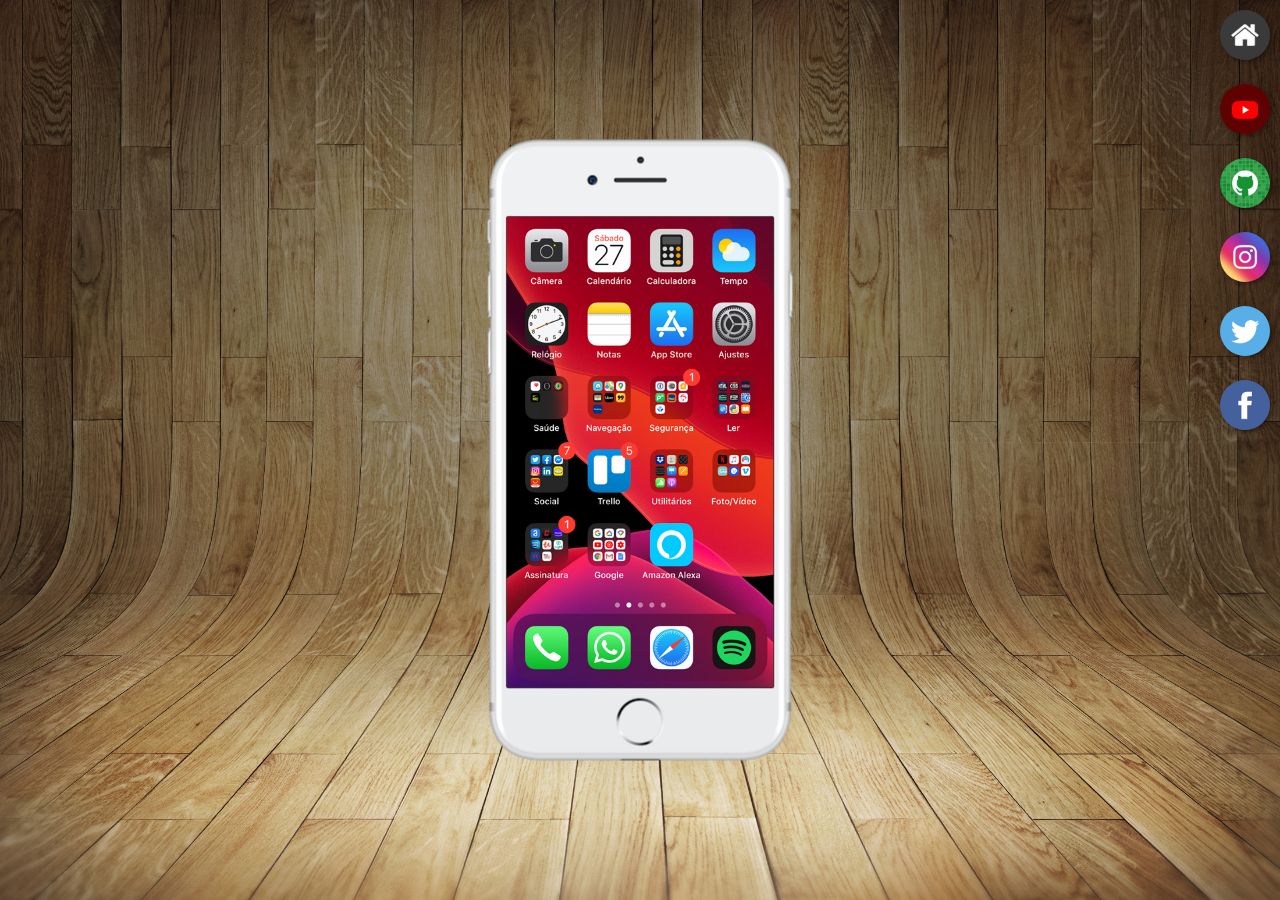
<file: index.html>
<!DOCTYPE html>
<html lang="pt-br">
<head>
    <meta charset="UTF-8">
    <meta name="viewport" content="width=device-width, initial-scale=1.0">
    <link rel="shortcut icon" href="frieren-favicon.png" type="image/x-icon">
    <title>Projeto Redes Sociais</title>
    <link rel="stylesheet" href="estilos/style.css">
</head>
<body>
    <main>
        <section id="telefone">
            <iframe src="home.html" name="tela" id="tela" frameborder="0">
                Seu navegador não é compativel com isso.
            </iframe>
        </section>
        <section id="redes-sociais">
            <a href="home.html" target="tela"><img src="imagens/logo-home.jpg" alt=""></a> <br>
            <a href="youtube.html" target="tela"><img src="imagens/logo-youtube.jpg" alt=""></a> <br>
            <a href="github.html" target="tela"><img src="imagens/logo-github.jpg" alt=""></a> <br>
            <a href="instagram.html" target="tela"><img src="imagens/logo-instagram.jpg" alt=""></a> <br>
            <a href="twitter.html" target="tela"><img src="imagens/logo-twitter.jpg" alt=""></a> <br>
            <a href="facebook.html" target="tela"><img src="imagens/logo-facebook.jpg" alt=""></a> <br>
        </section>
    </main>
</body>
</html>
</file>
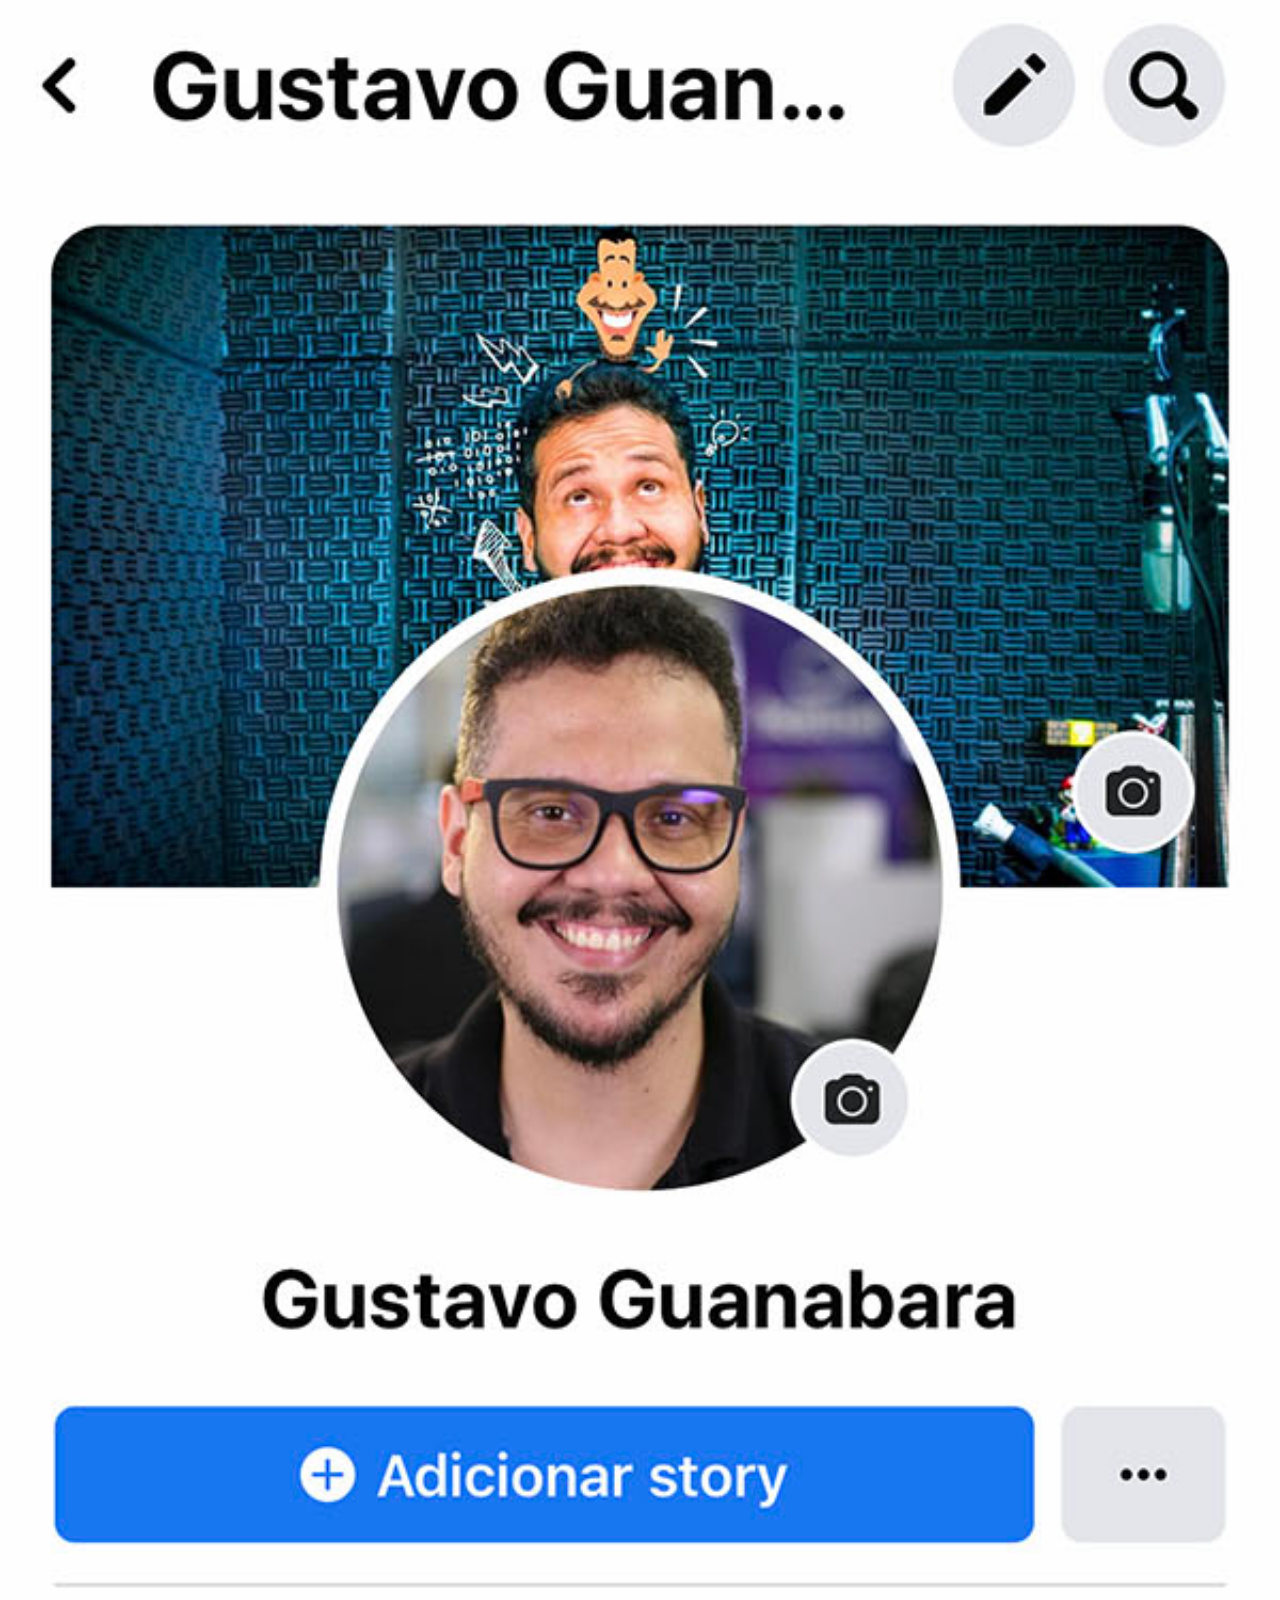
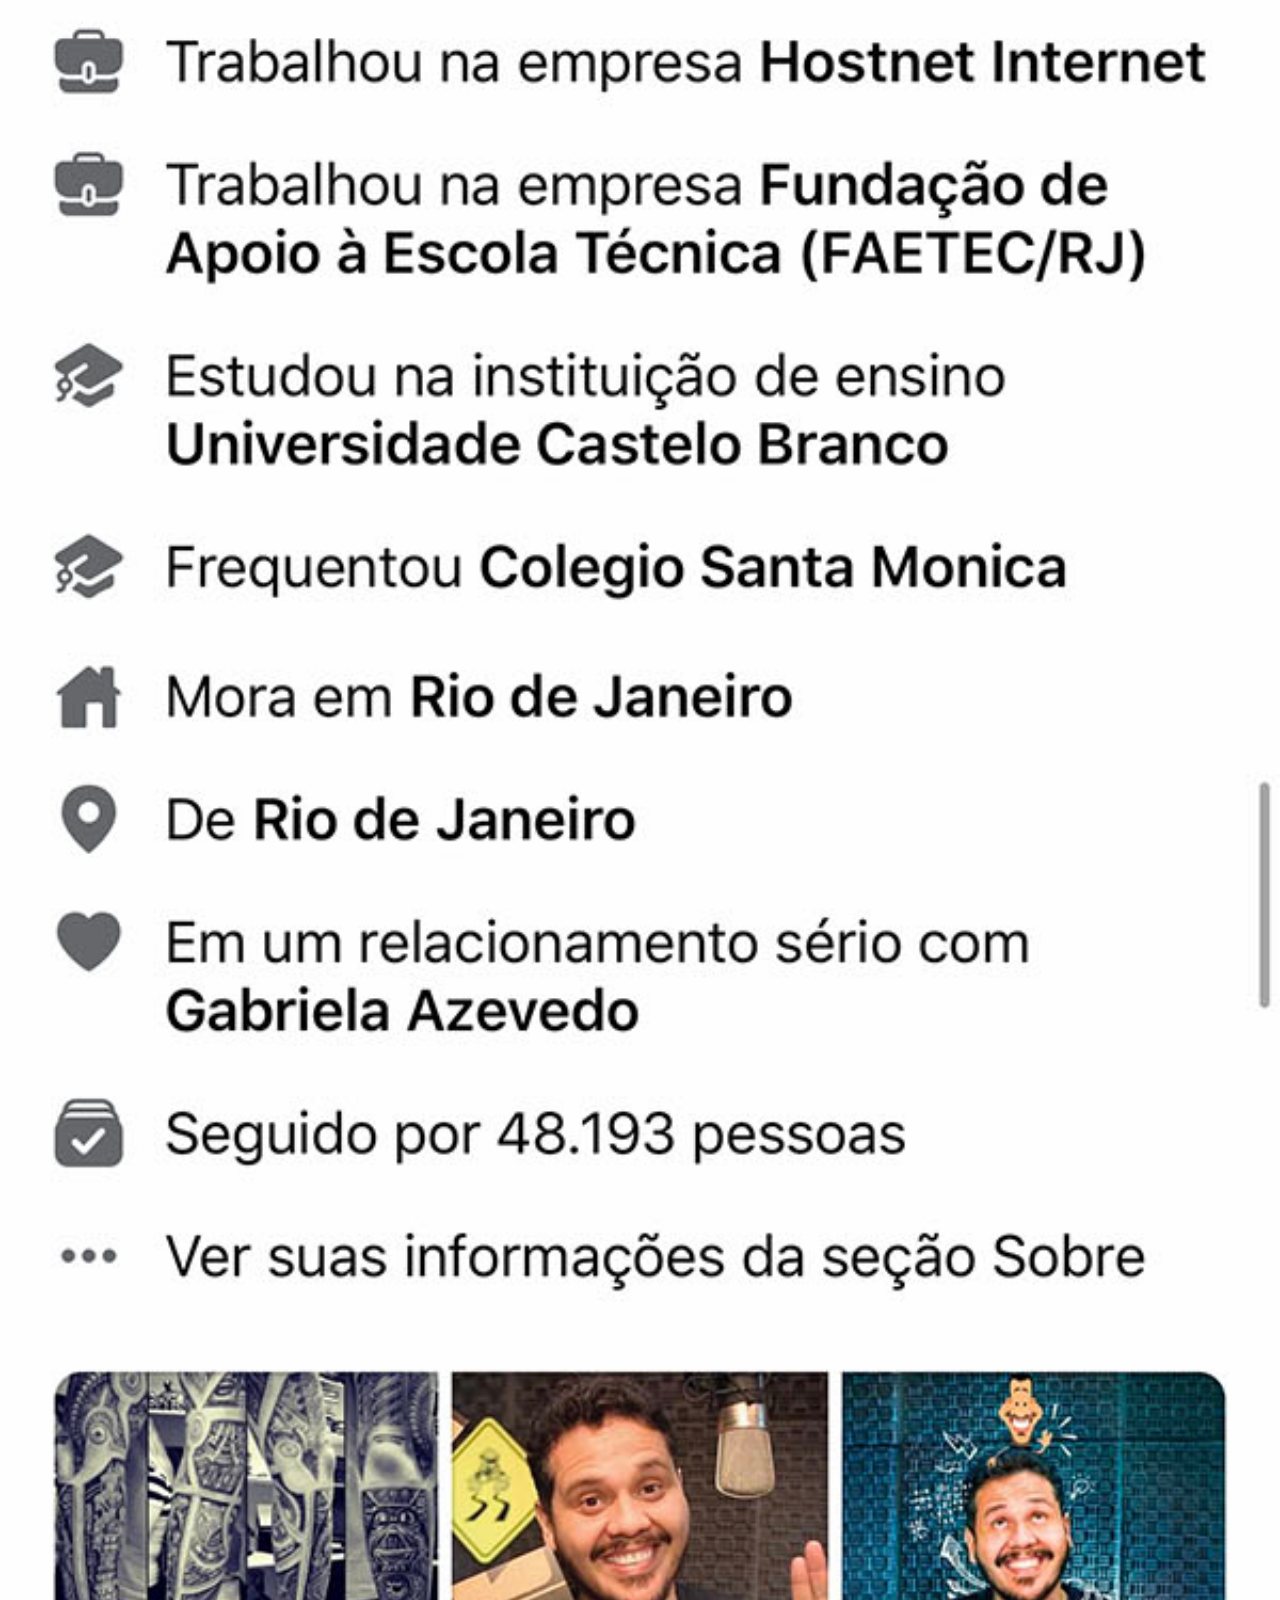
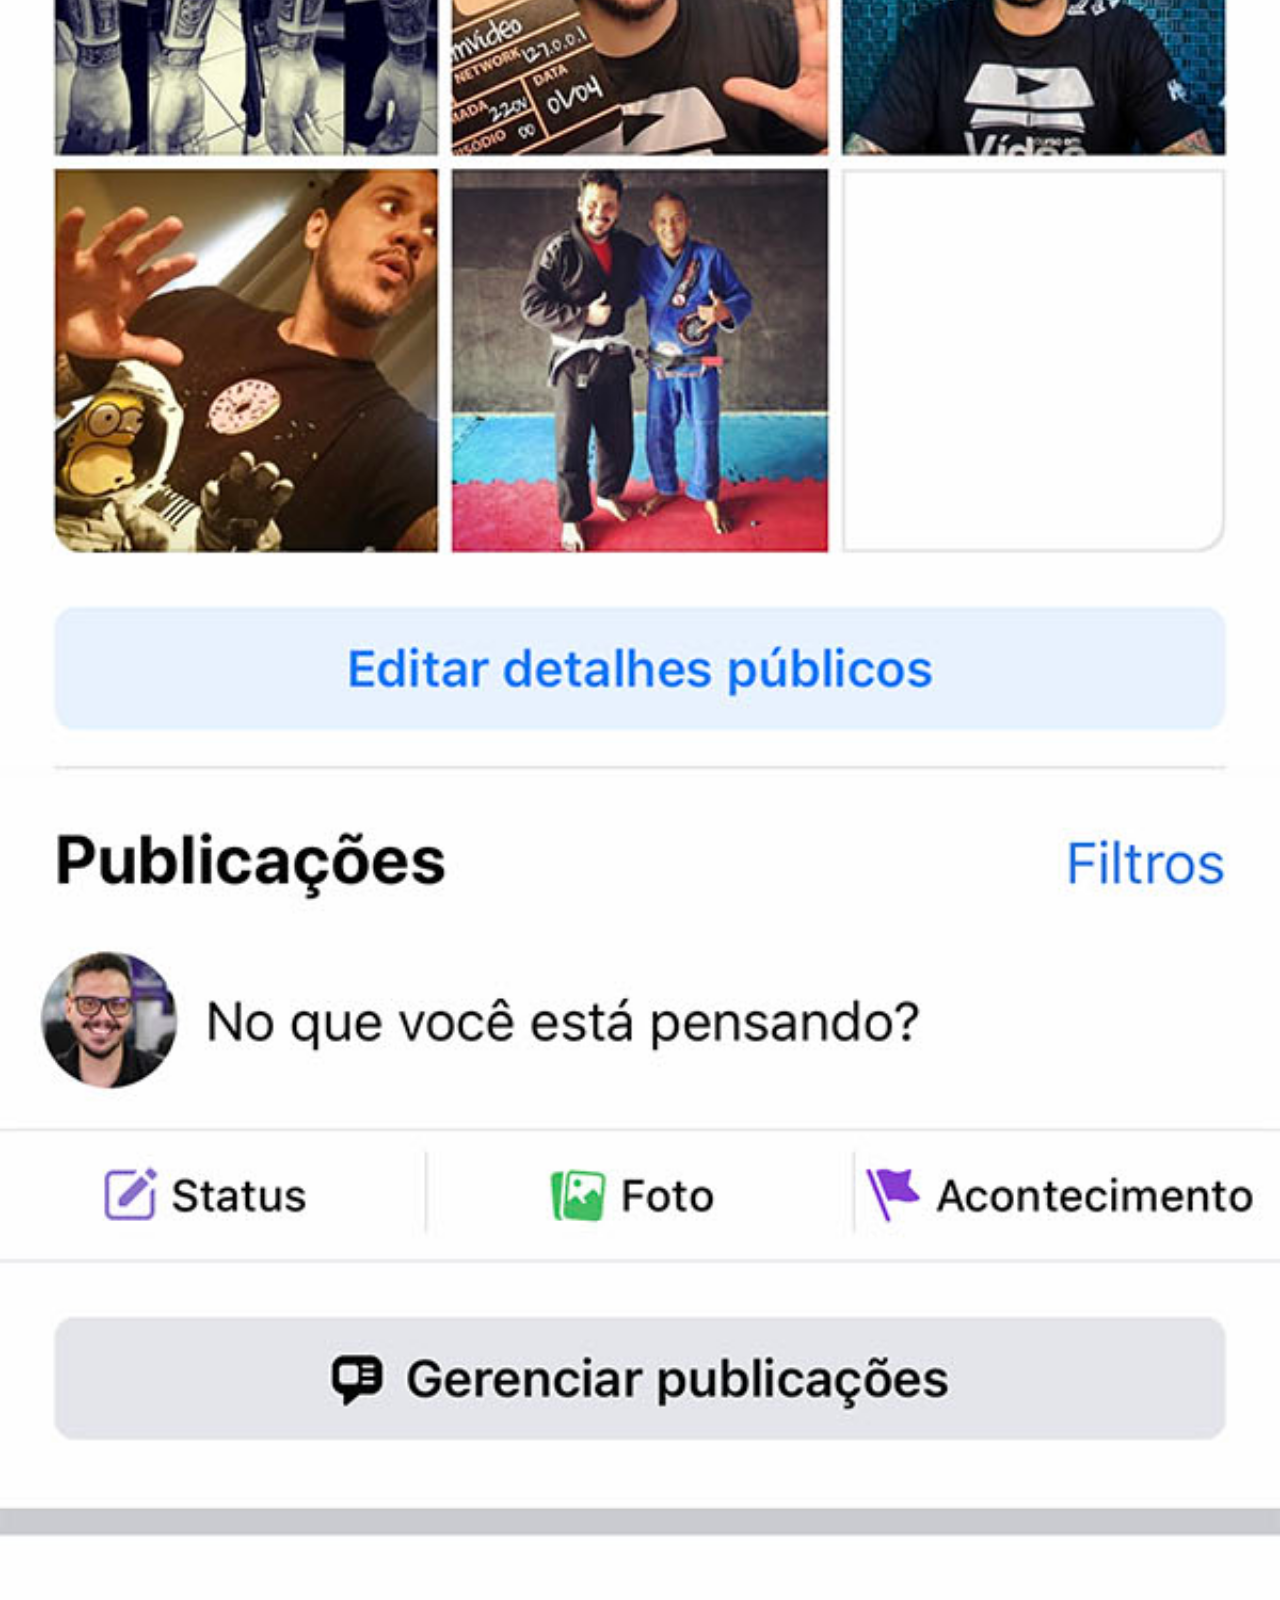
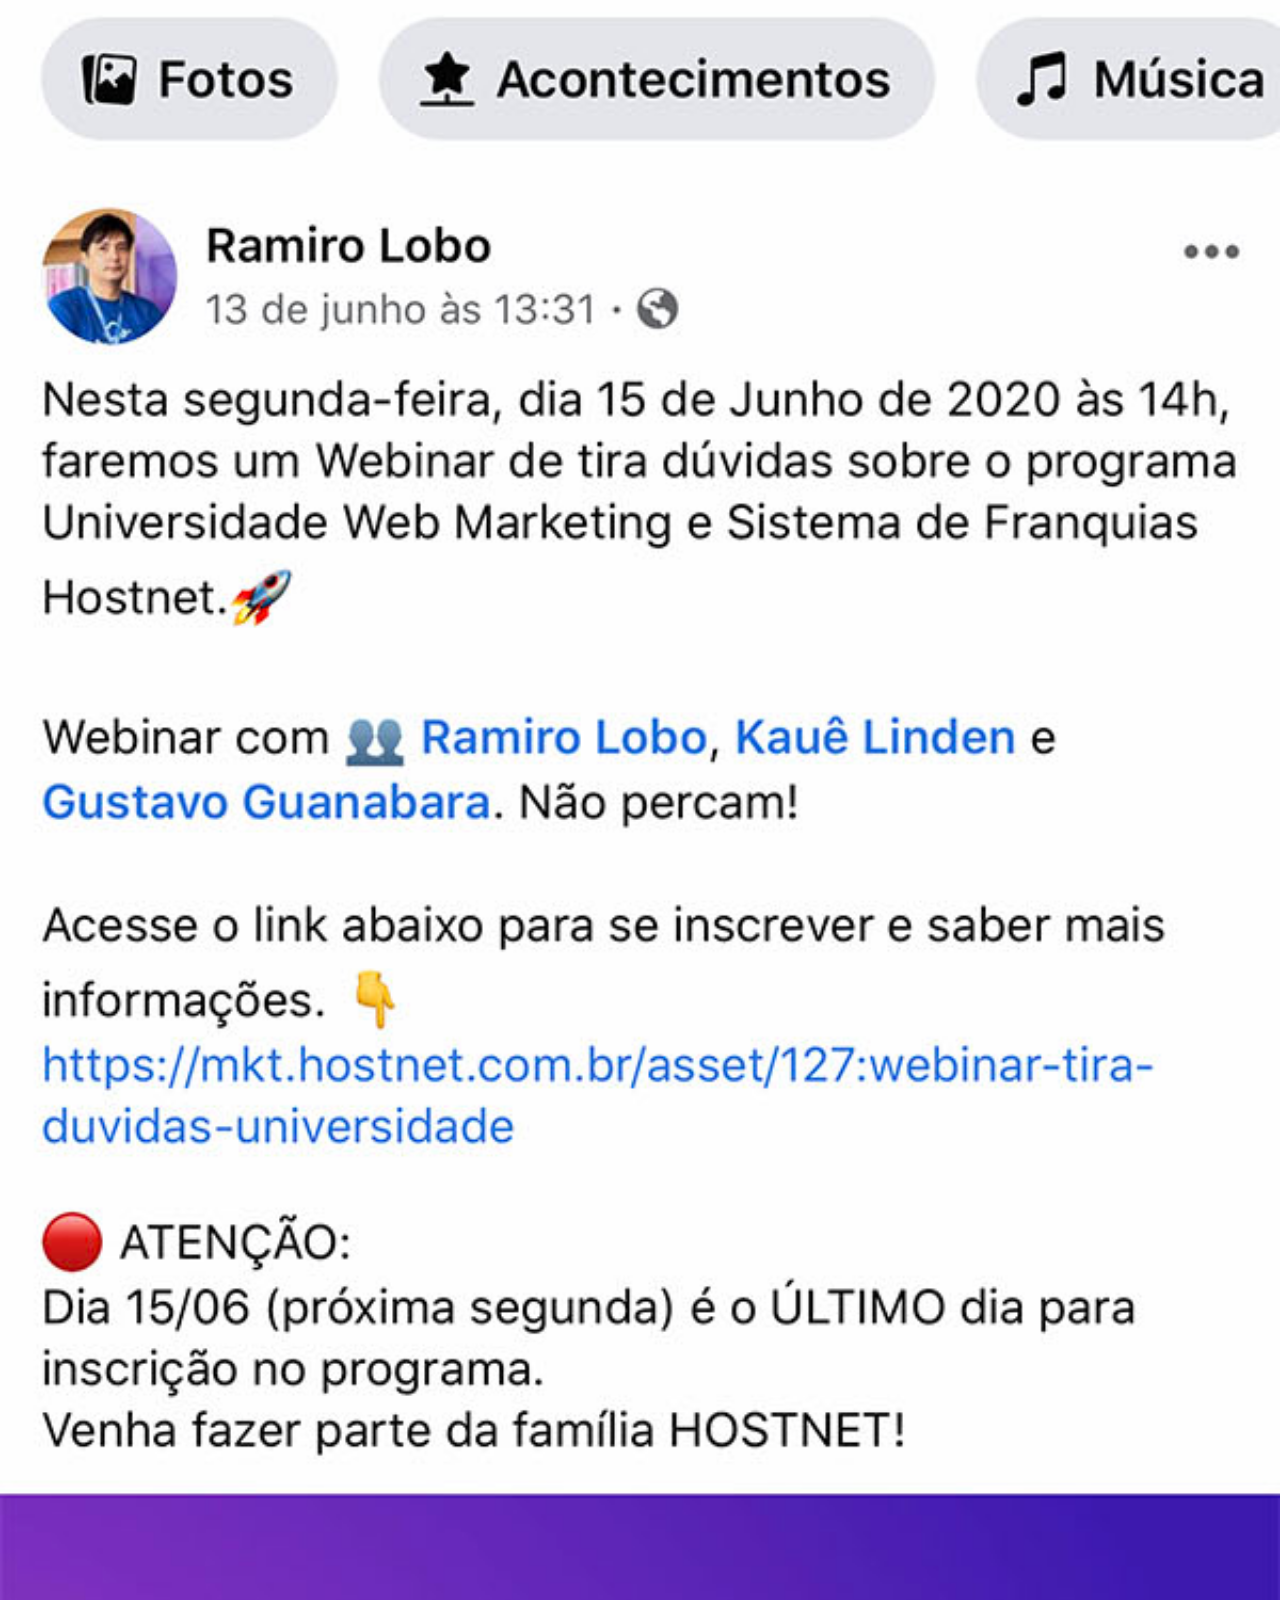
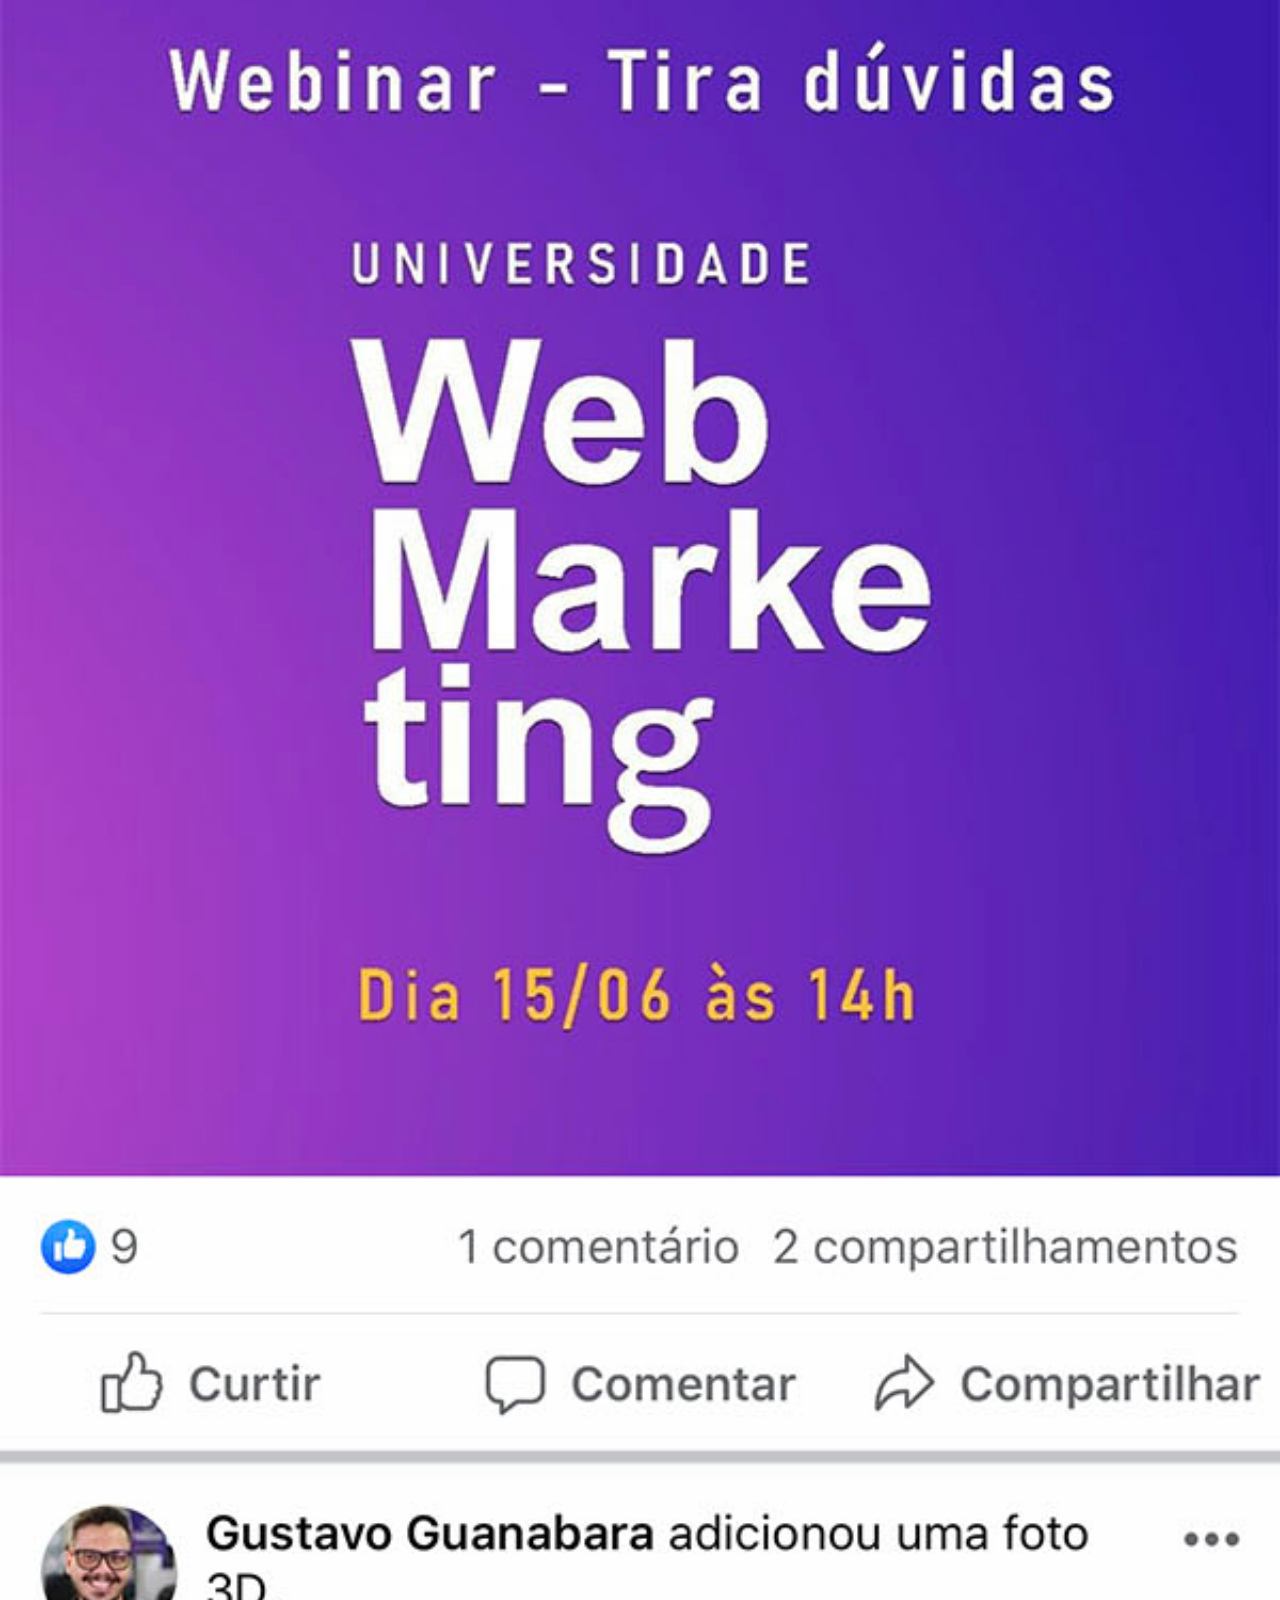
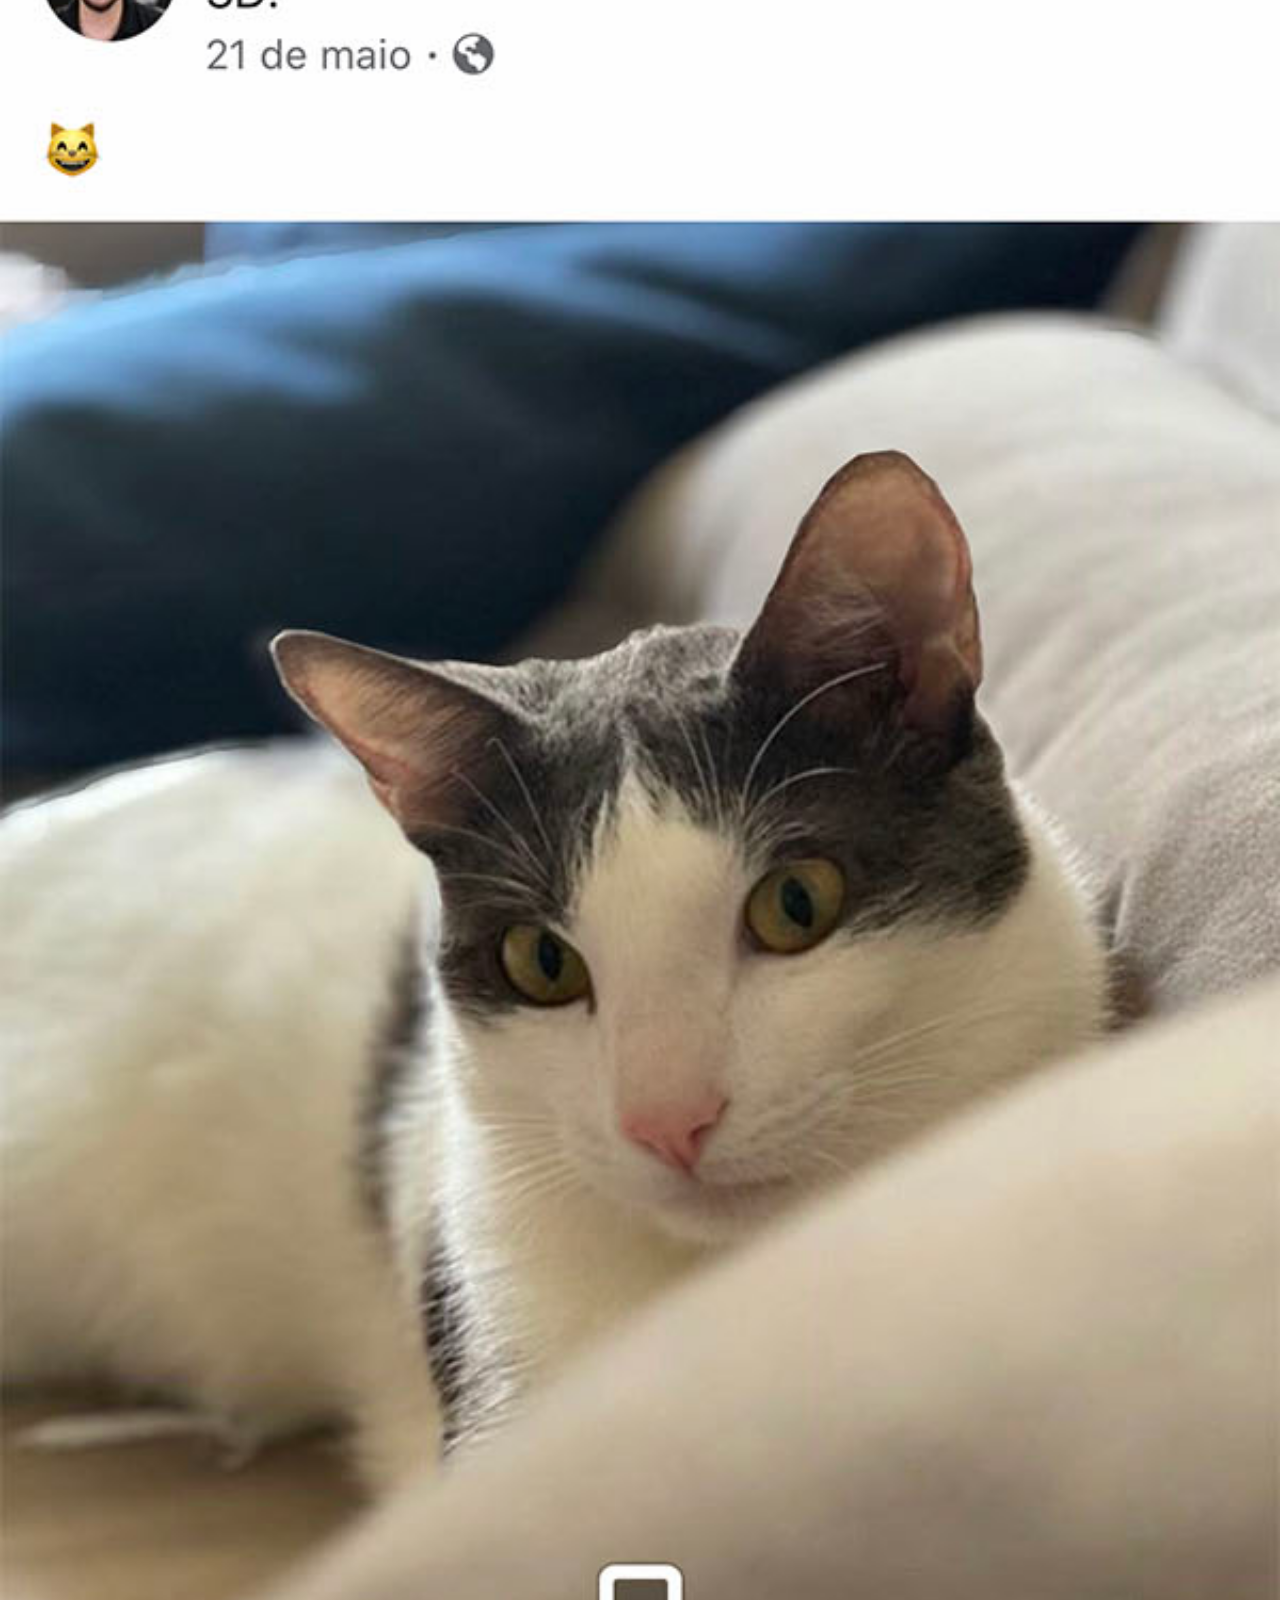
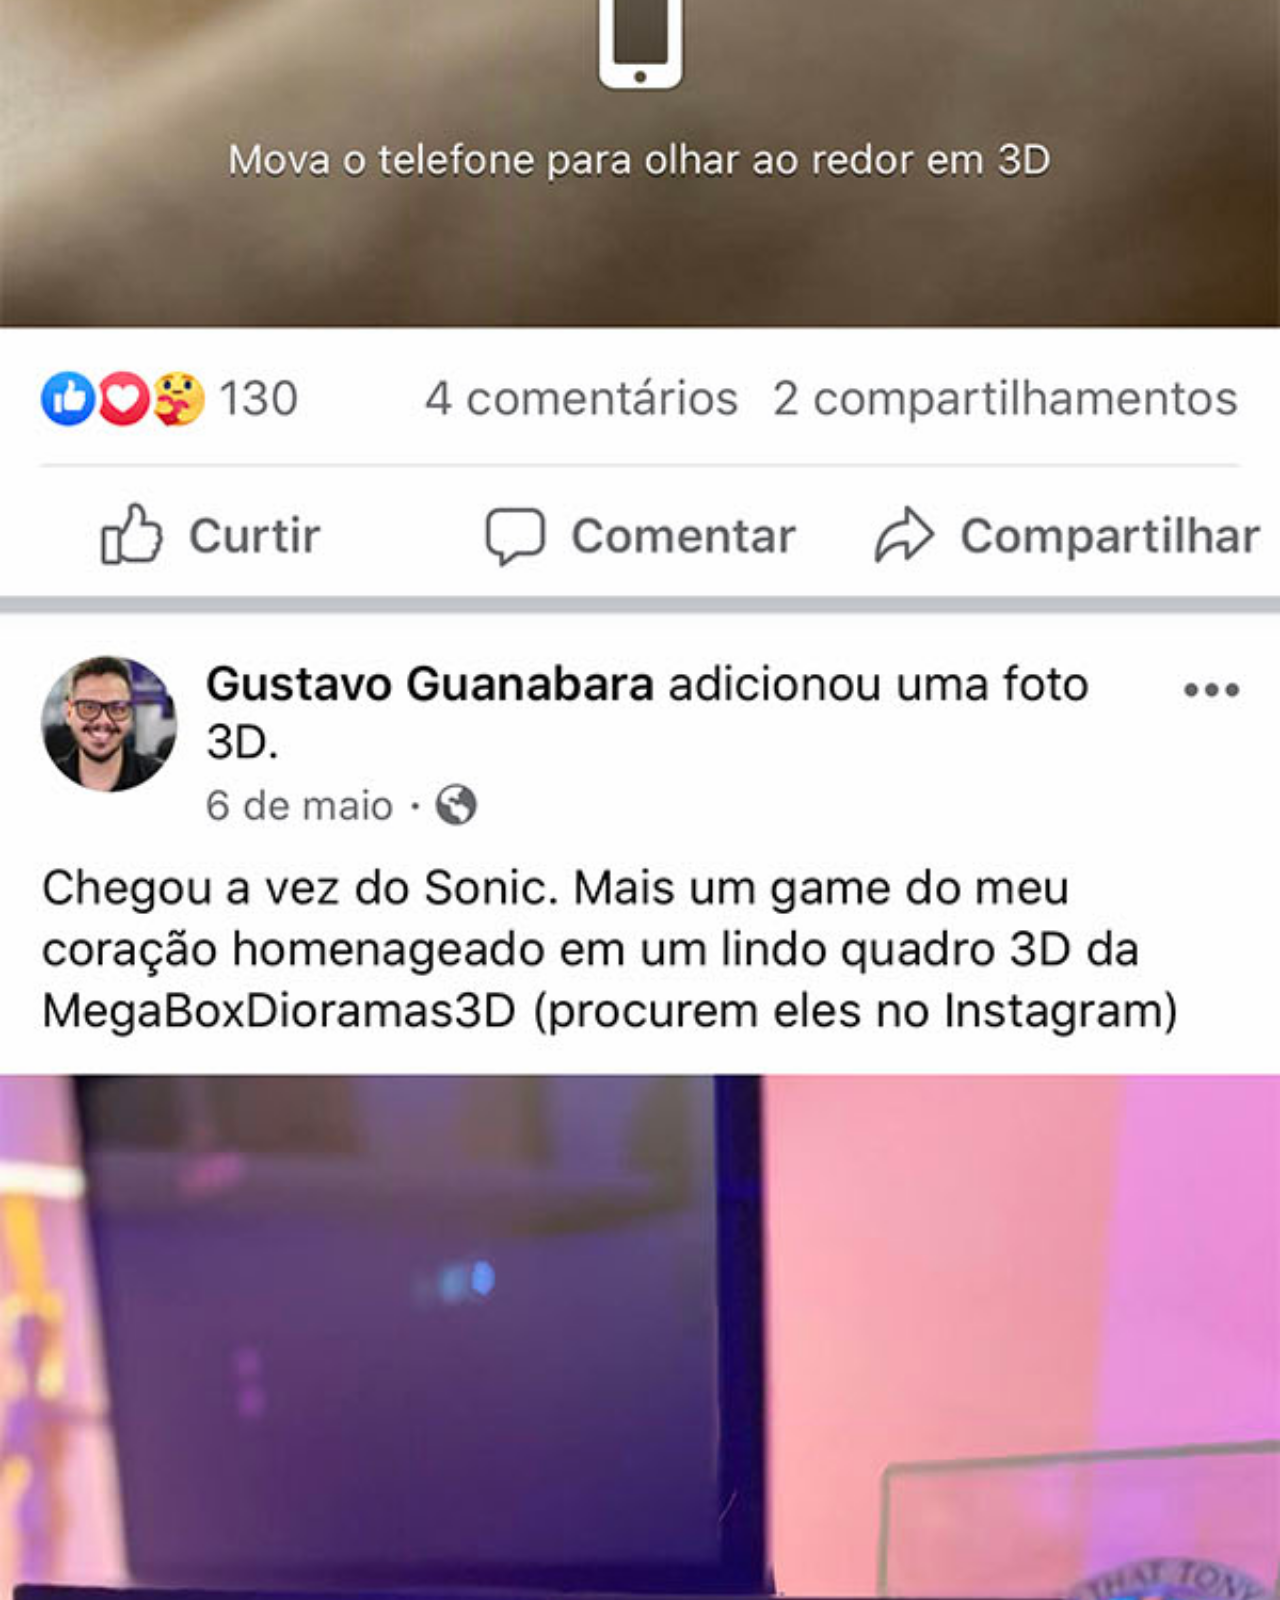
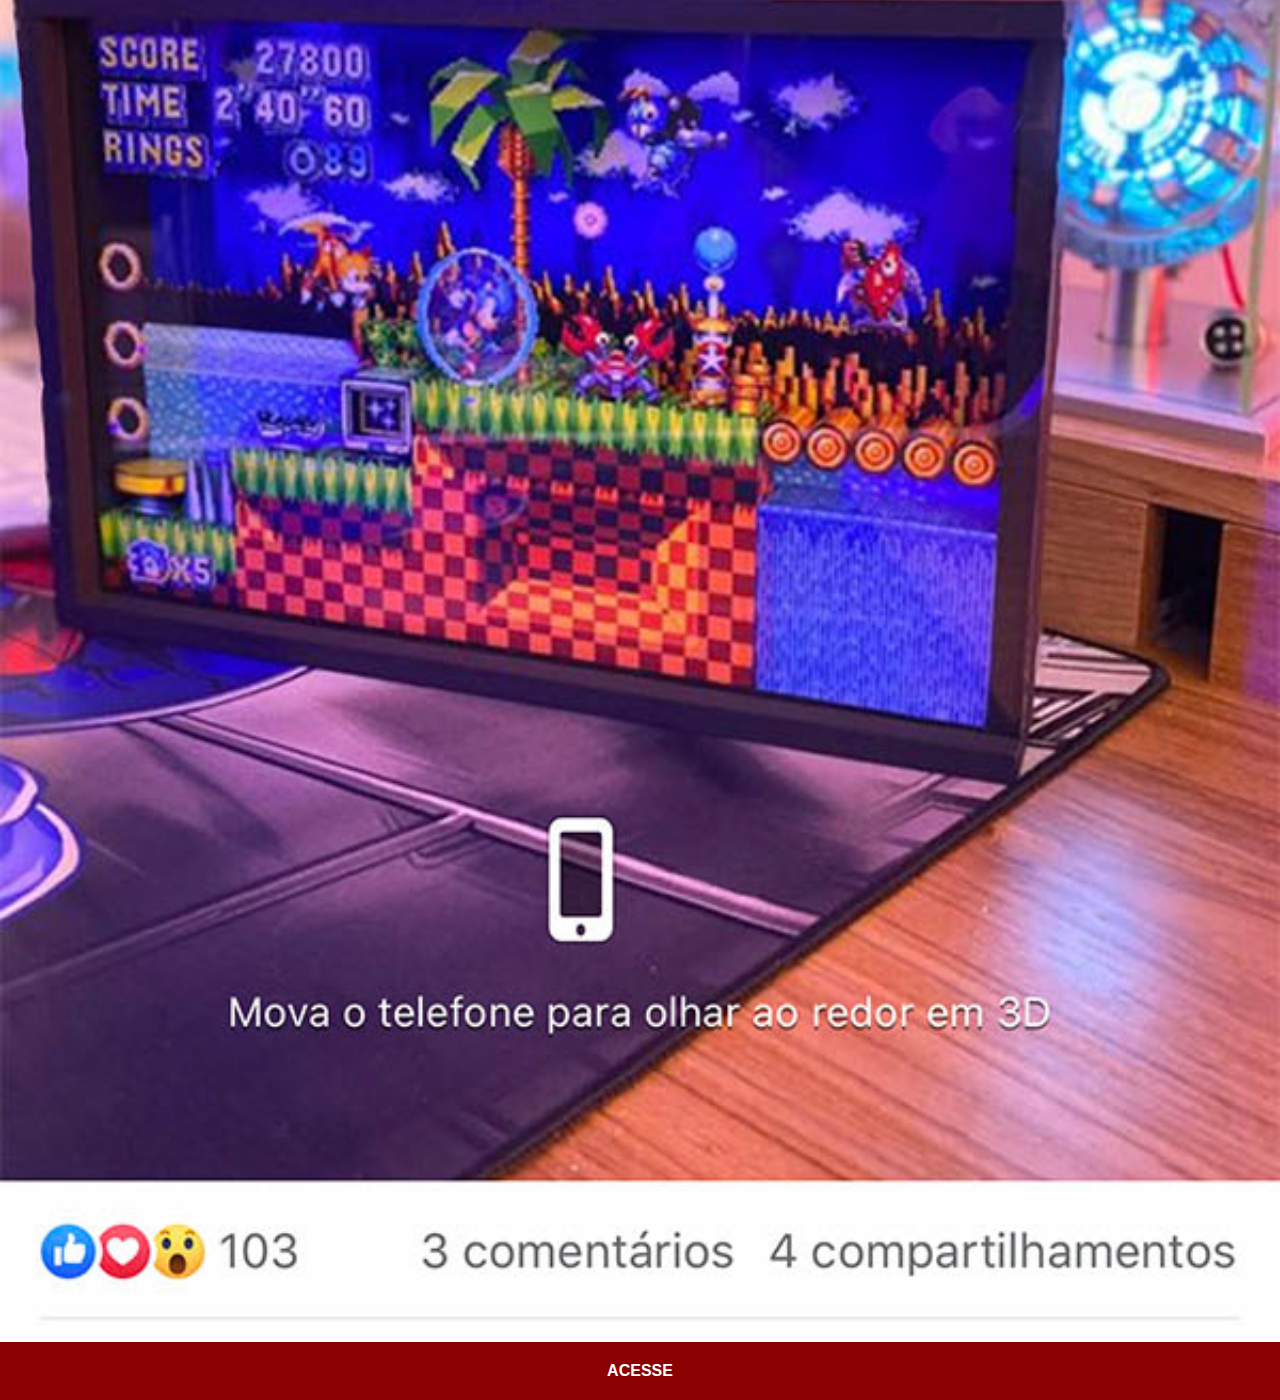
<file: facebook.html>
<!DOCTYPE html>
<html lang="pt-br">
<head>
    <meta charset="UTF-8">
    <meta name="viewport" content="width=device-width, initial-scale=1.0">
    <title>Facebook</title>
    <link rel="stylesheet" href="estilos/social.css">
</head>
<body>
    <img src="imagens/tela-facebook.jpg" alt="Facebook">
    <a href="https://www.facebook.com/gustavoguanabara/?locale=pt_BR" target="_blank">ACESSE</a>
</body>
</html>
</file>
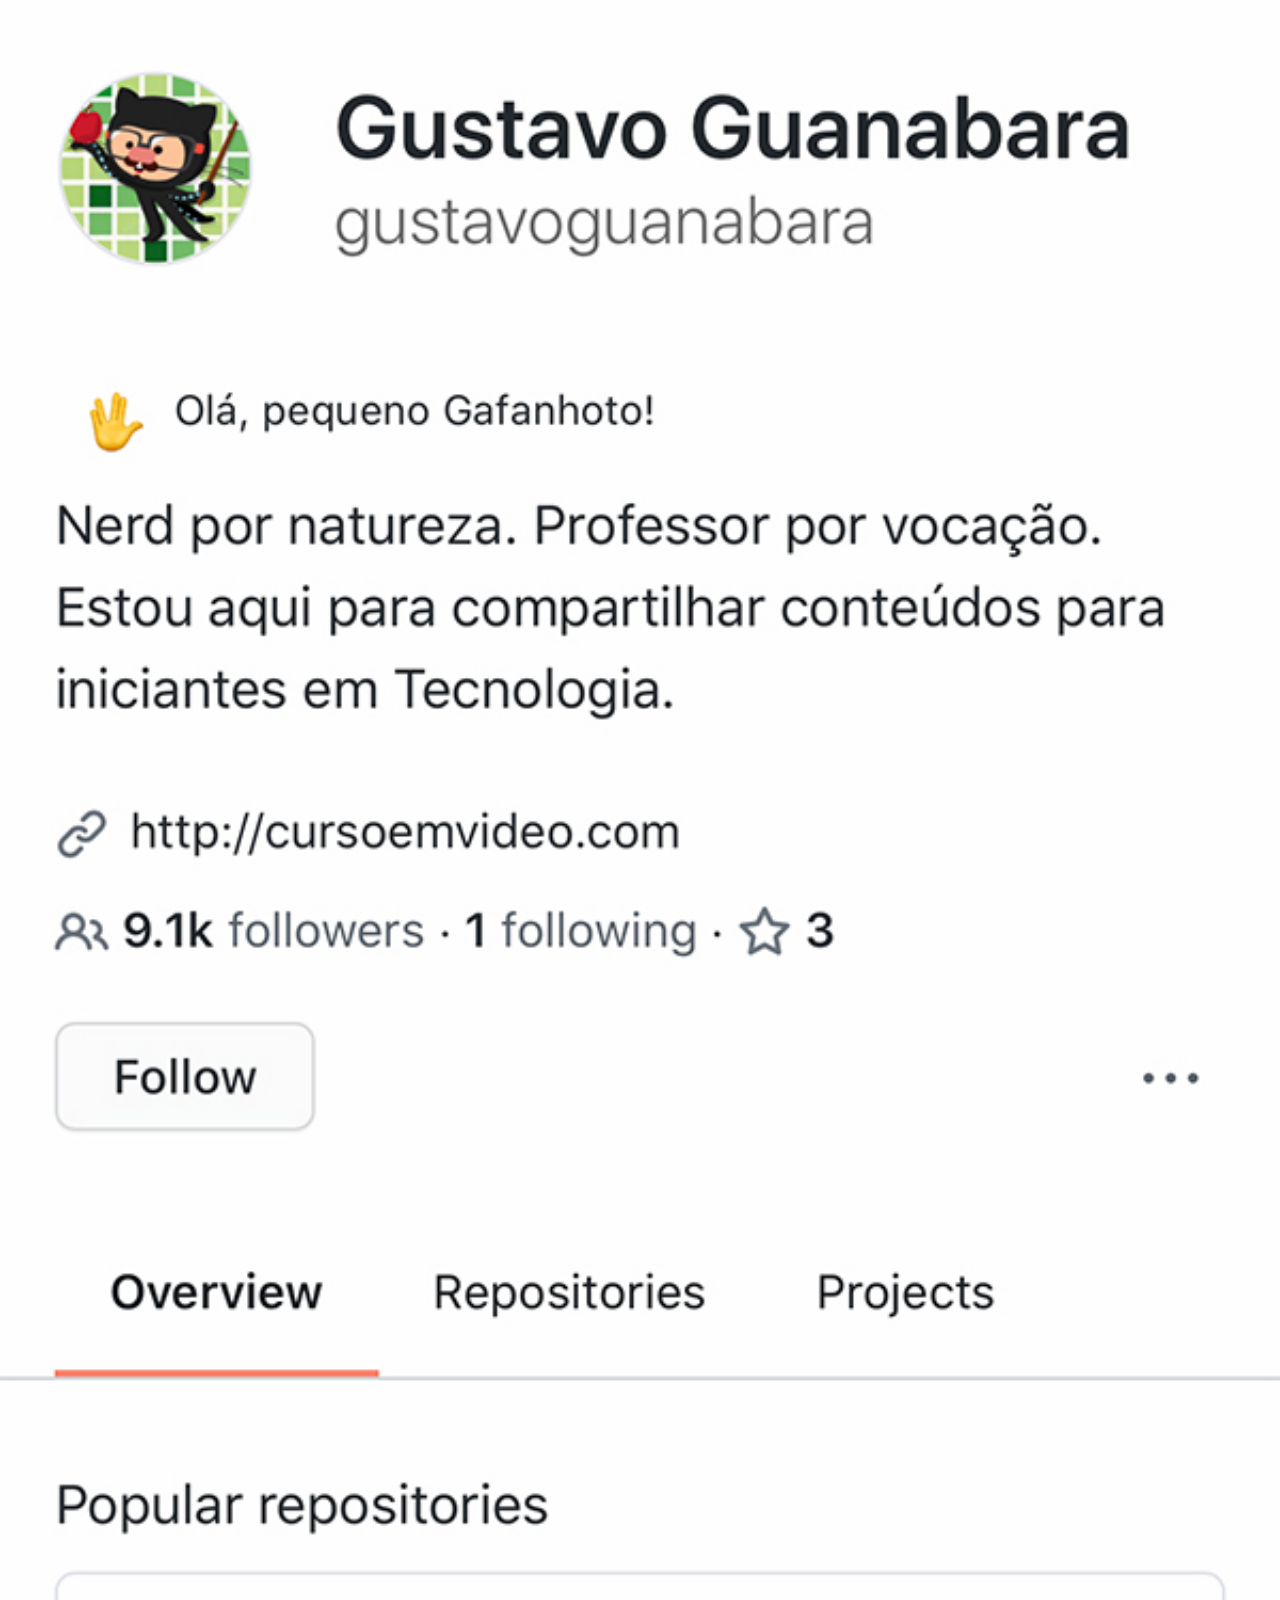
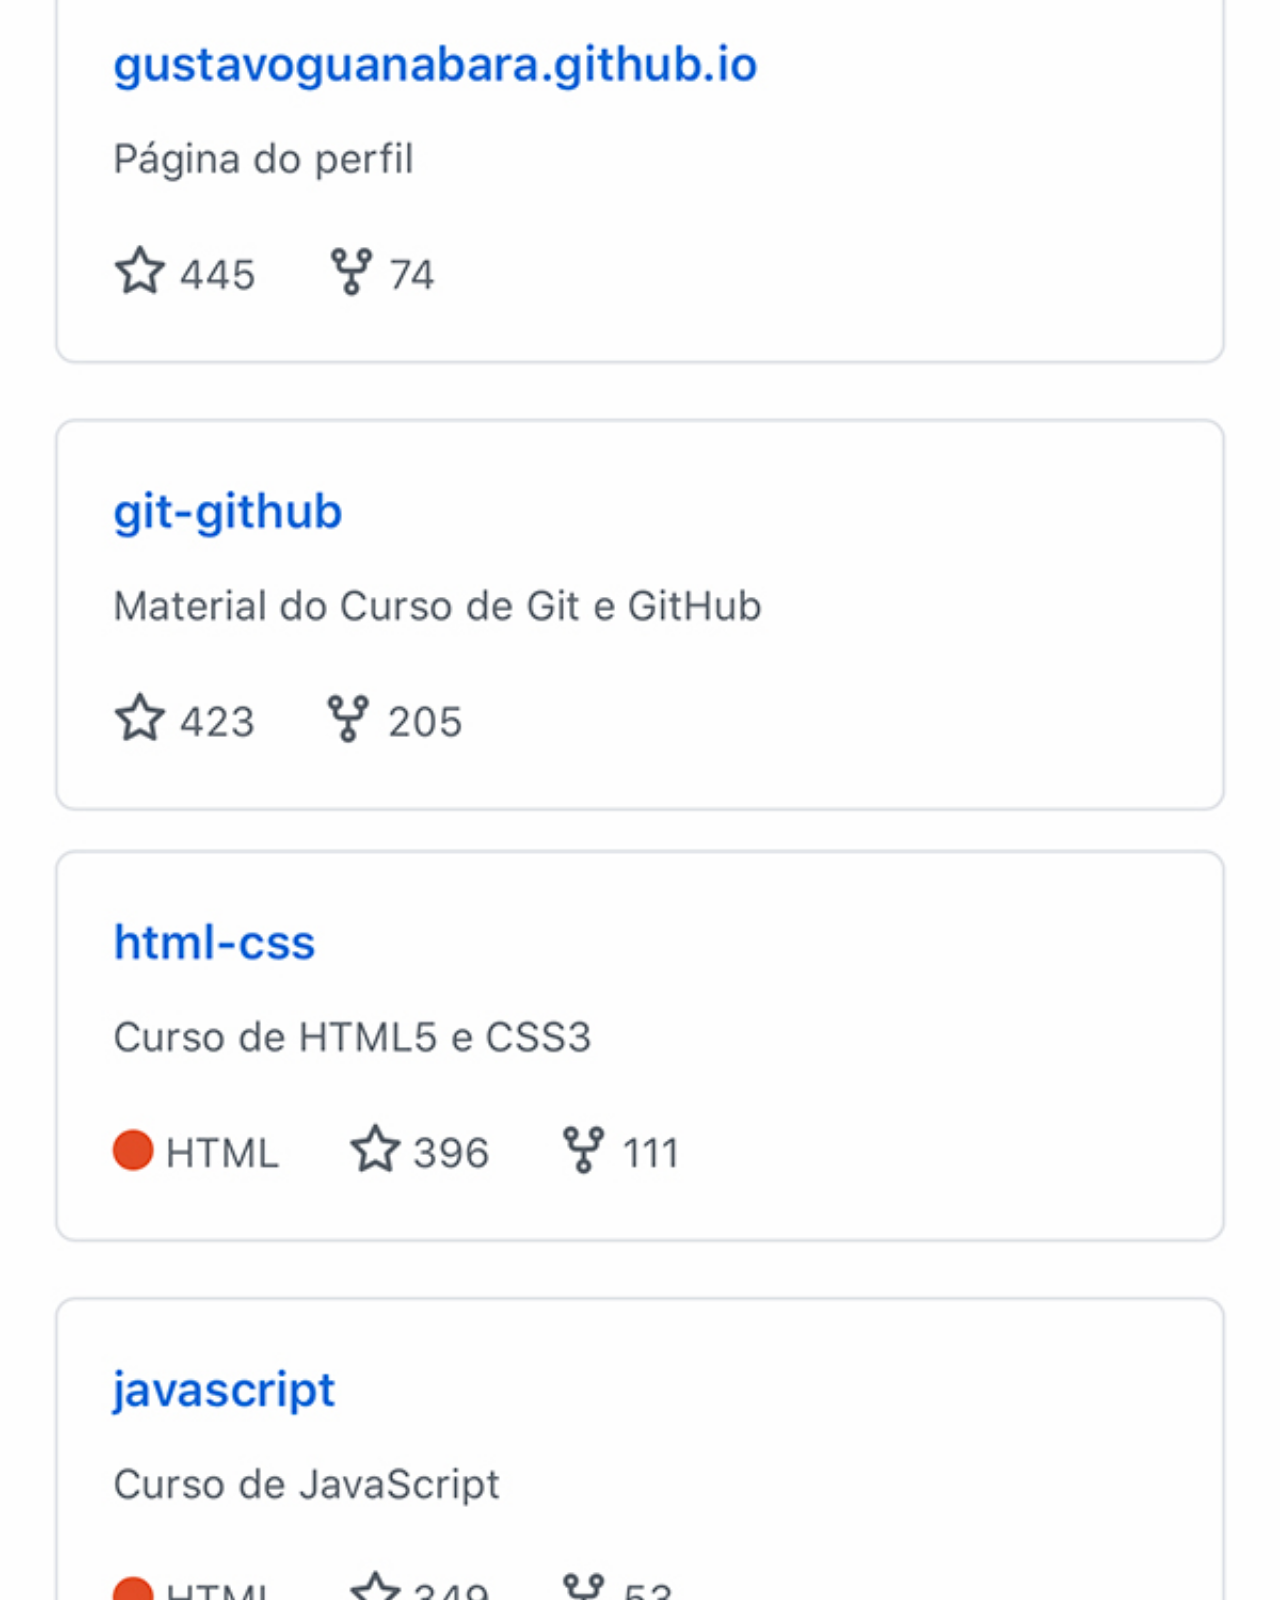
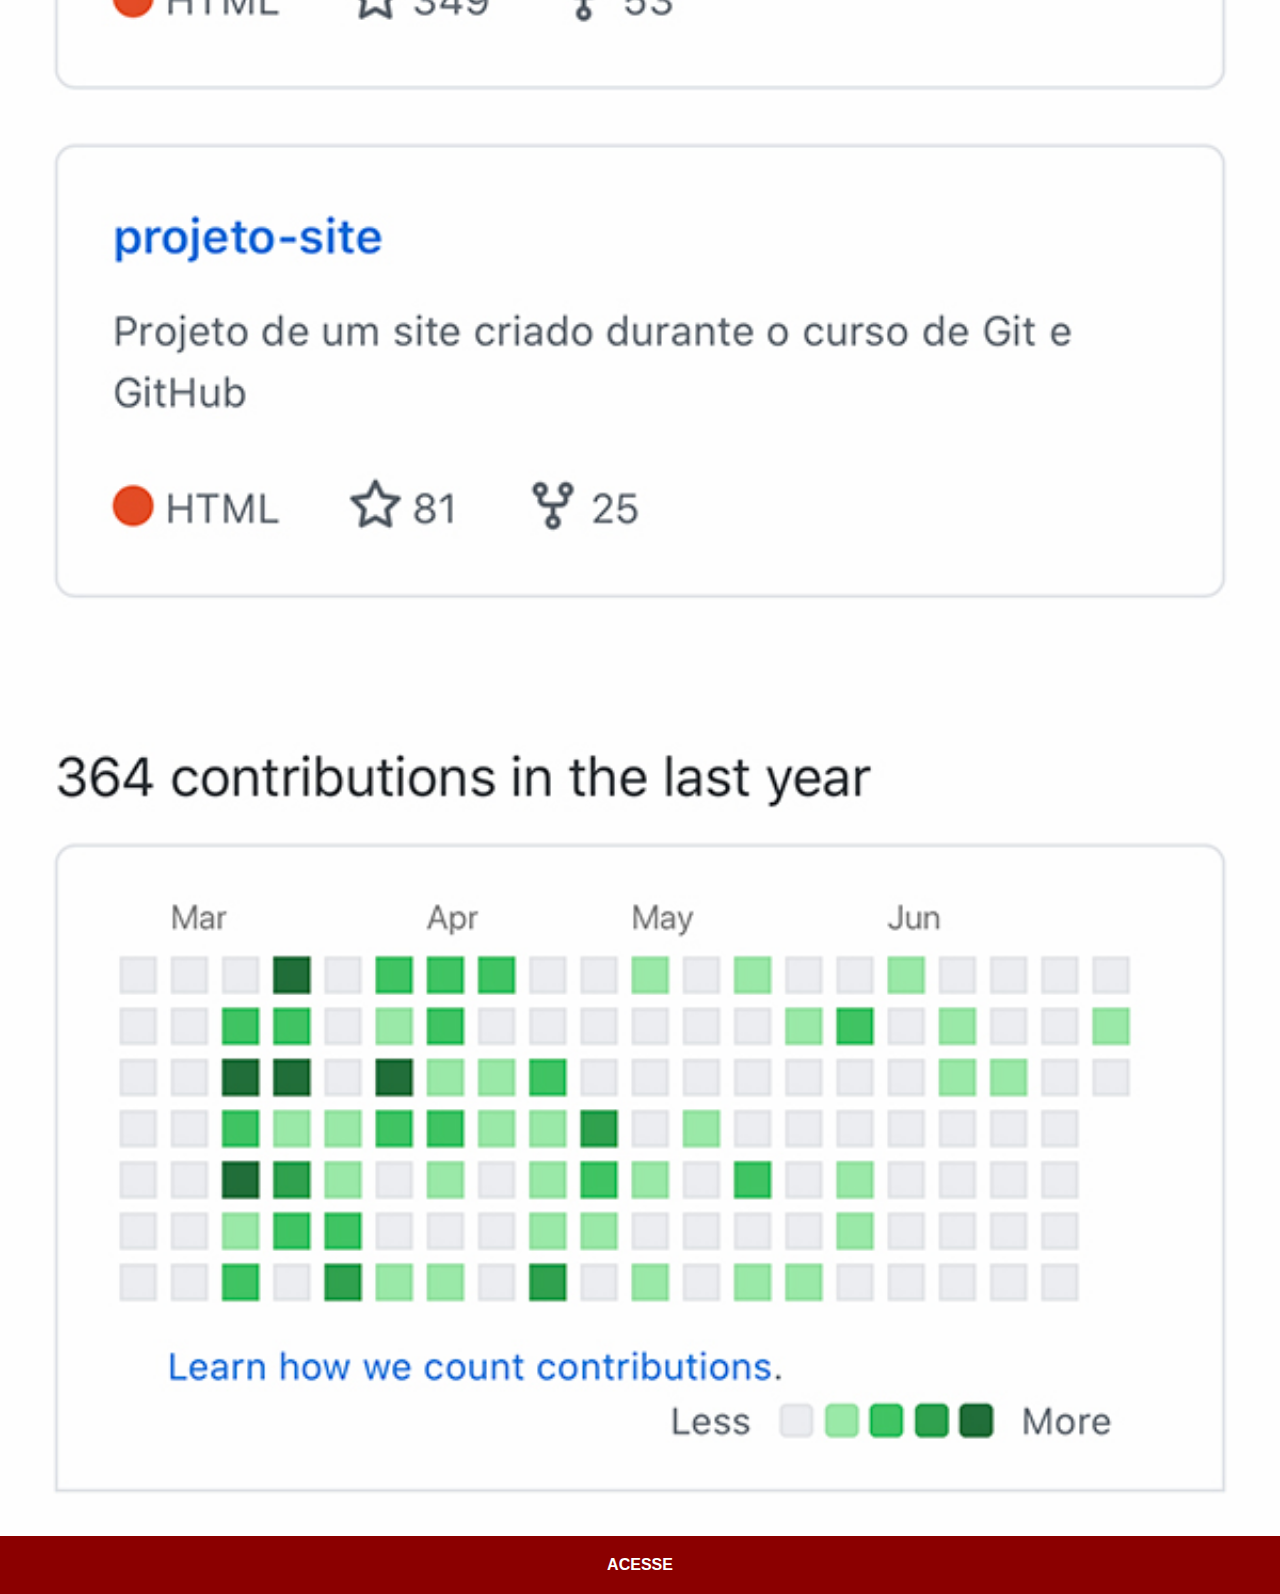
<file: github.html>
<!DOCTYPE html>
<html lang="pt-br">
<head>
    <meta charset="UTF-8">
    <meta name="viewport" content="width=device-width, initial-scale=1.0">
    <title>GitHub</title>
    <link rel="stylesheet" href="estilos/social.css">
</head>
<body>
    <img src="imagens/tela-github.jpg" alt="GitHub">
    <a href="https://github.com/gustavoguanabara" target="_blank">ACESSE</a>
</body>
</html>
</file>
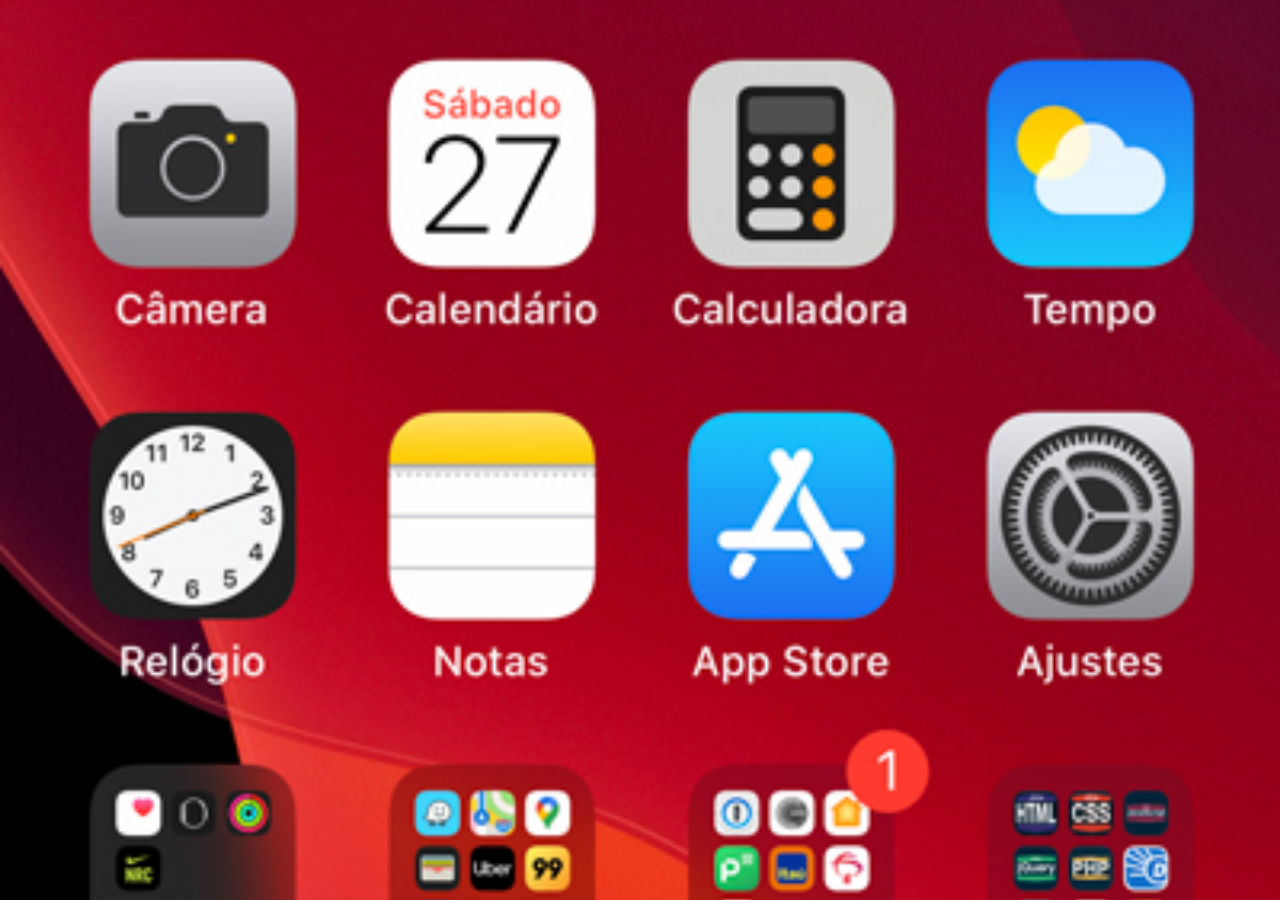
<file: home.html>
<!DOCTYPE html>
<html lang="pt-br">
<head>
    <meta charset="UTF-8">
    <meta name="viewport" content="width=device-width, initial-scale=1.0">
    <title>Home</title>
</head>
    <style>
        * {
            margin: 0px;
            padding: 0px;
        }

        body {
            width: 100vw;
            height: 100vh;
            background: black url(imagens/tela-home.jpg) no-repeat top center;
            background-size: cover;
        }
    </style>
    <body>
        
    </body>
    </html>
</file>
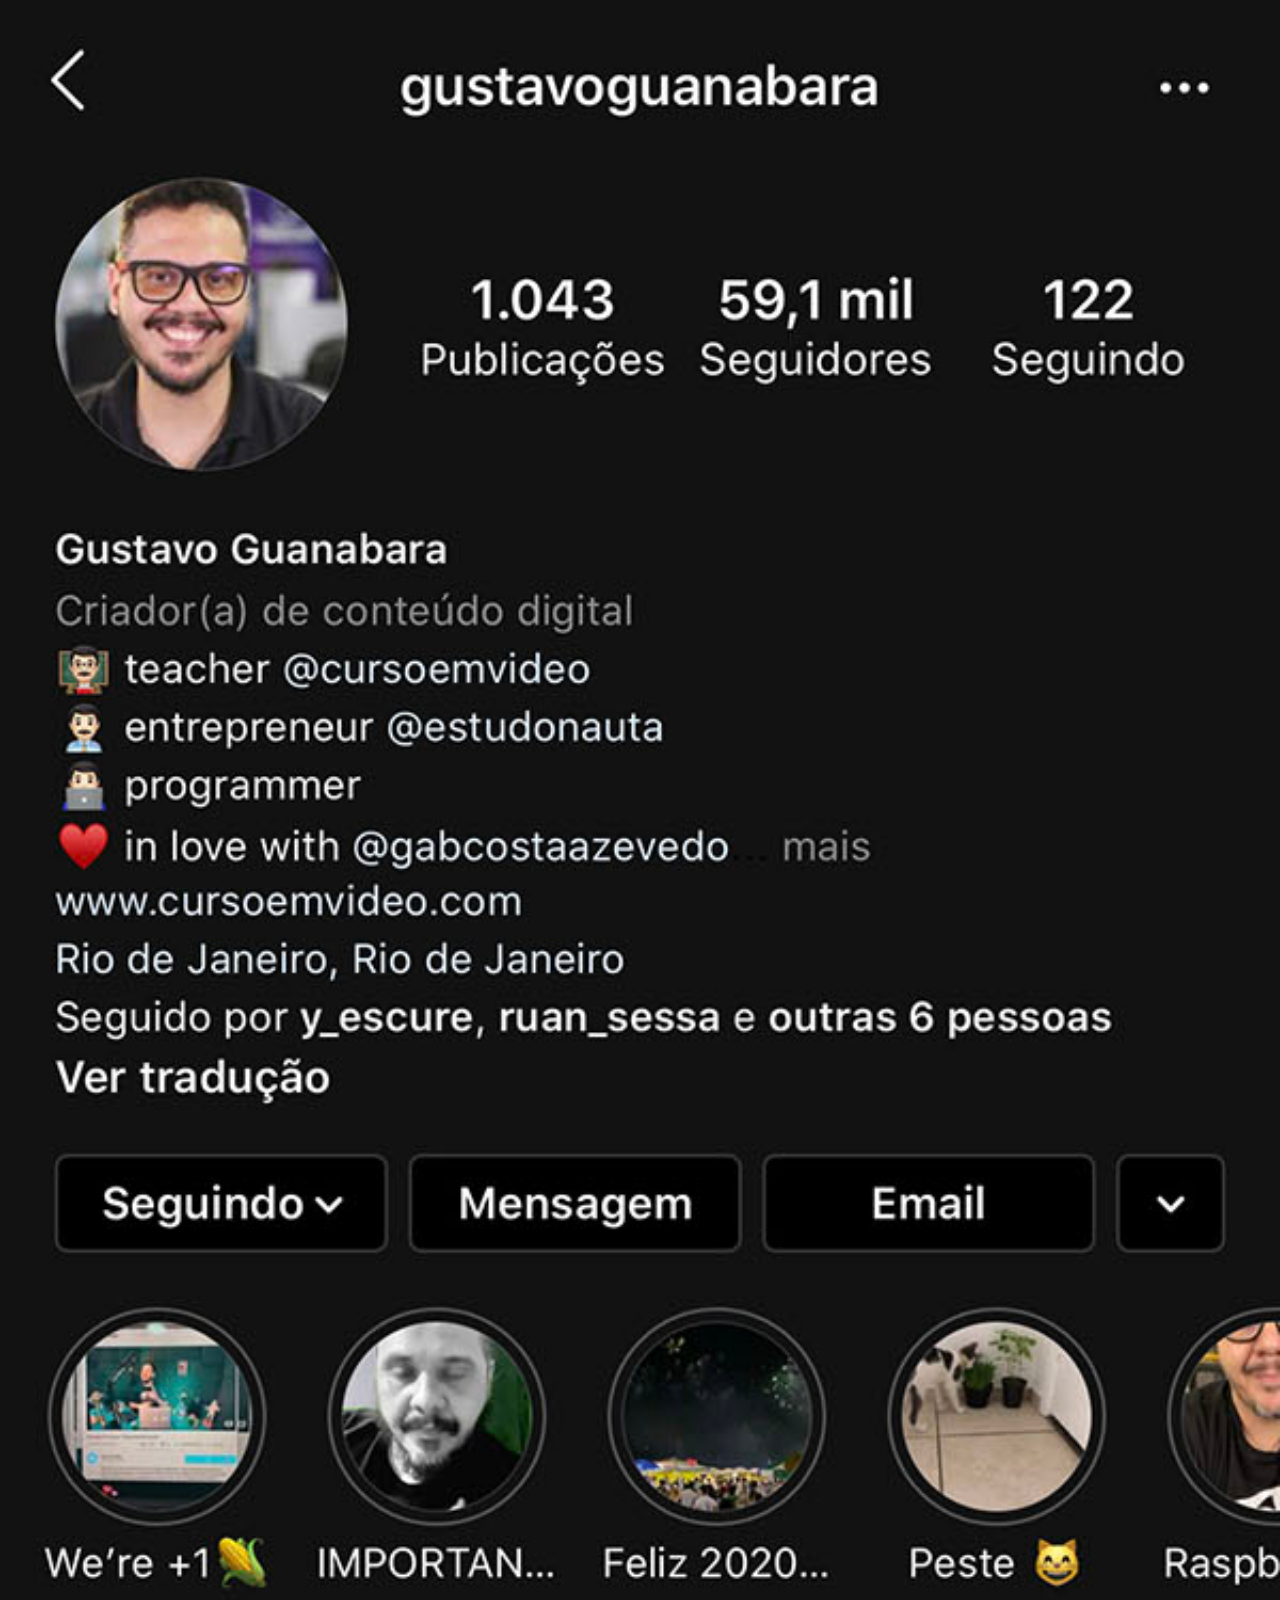
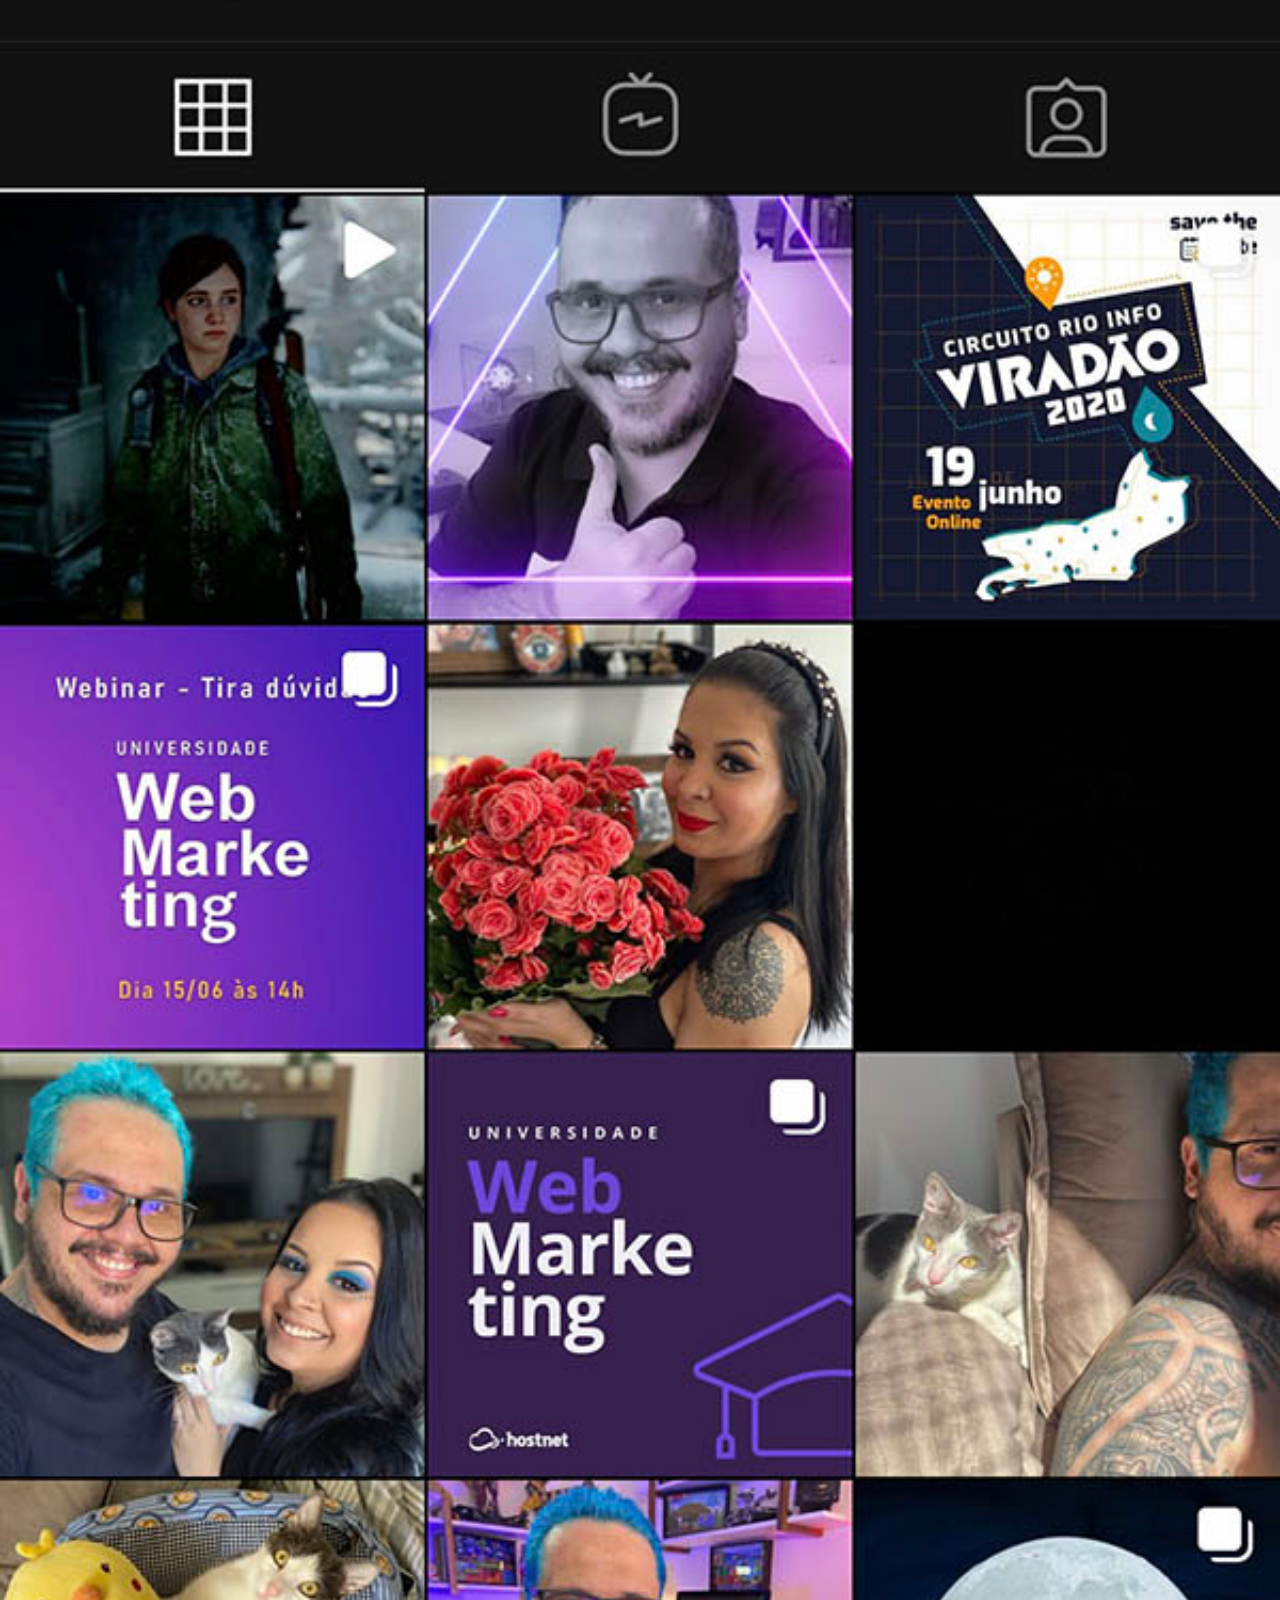
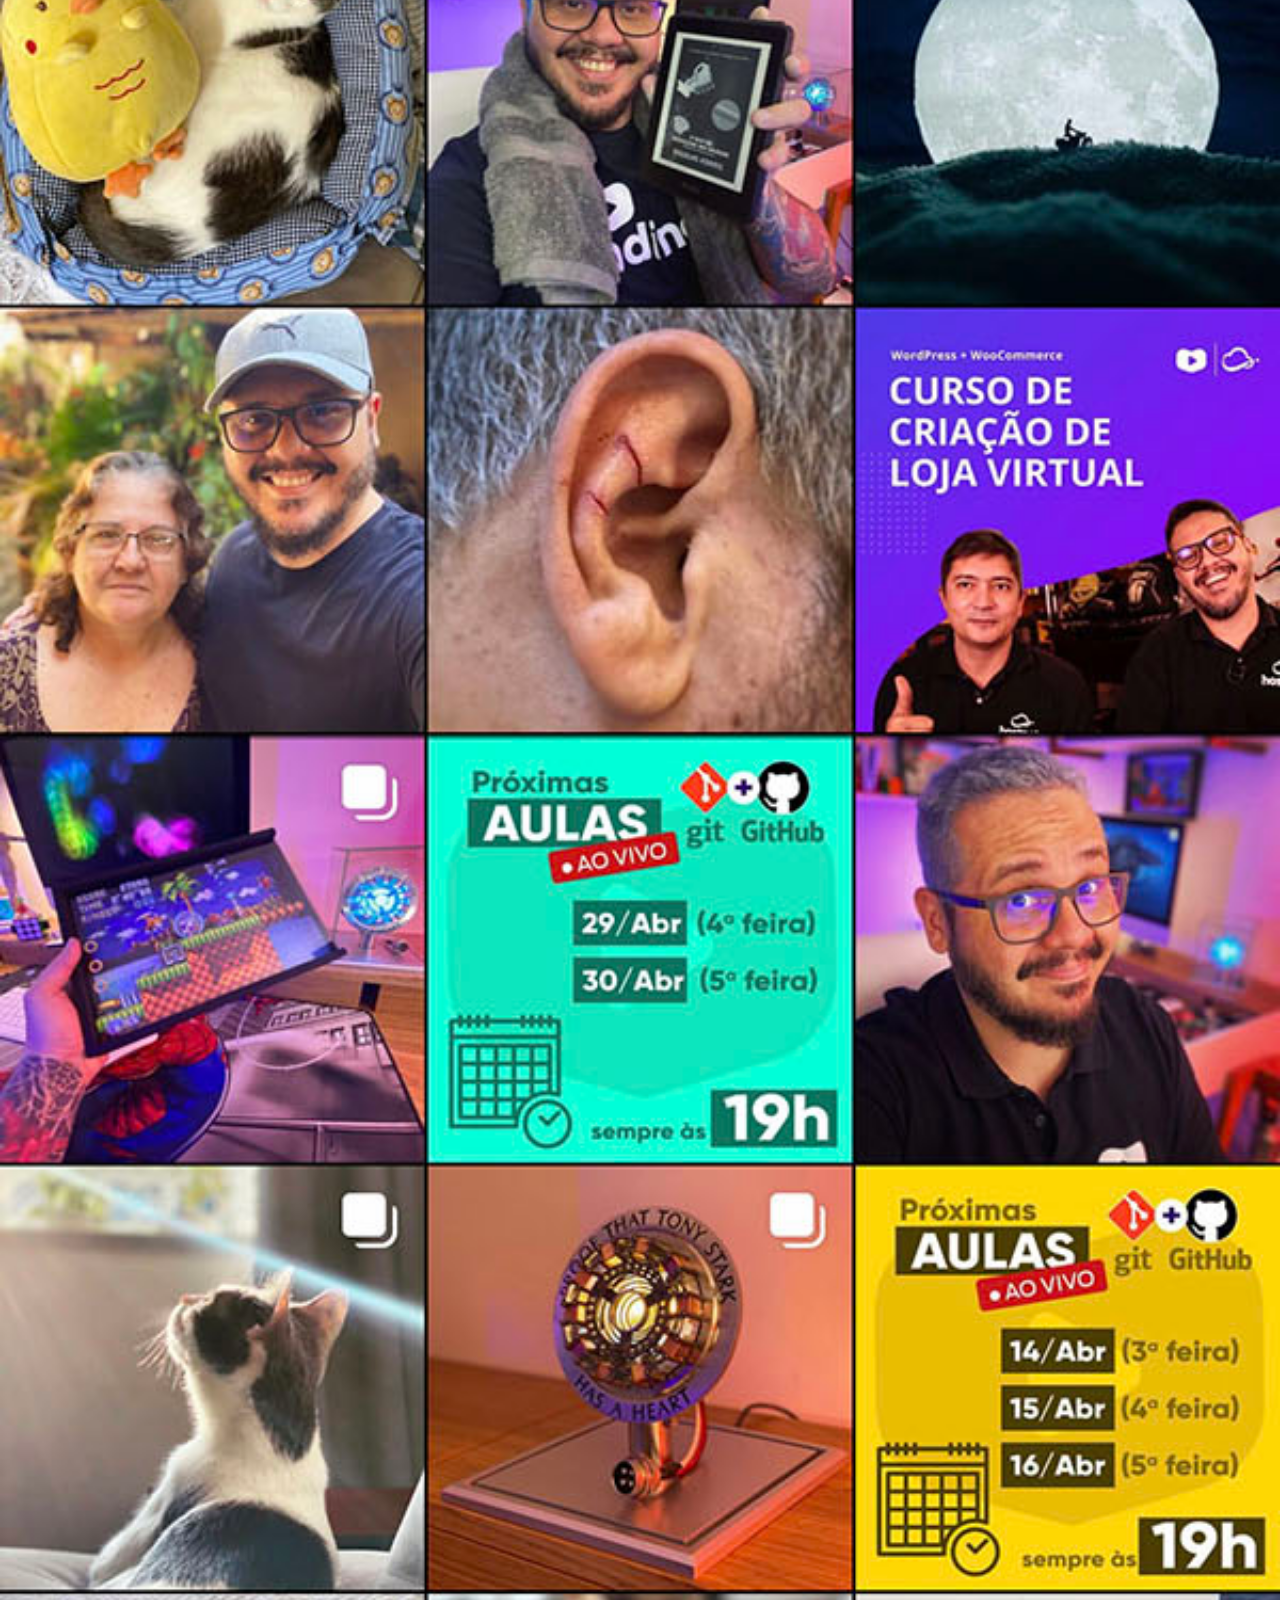
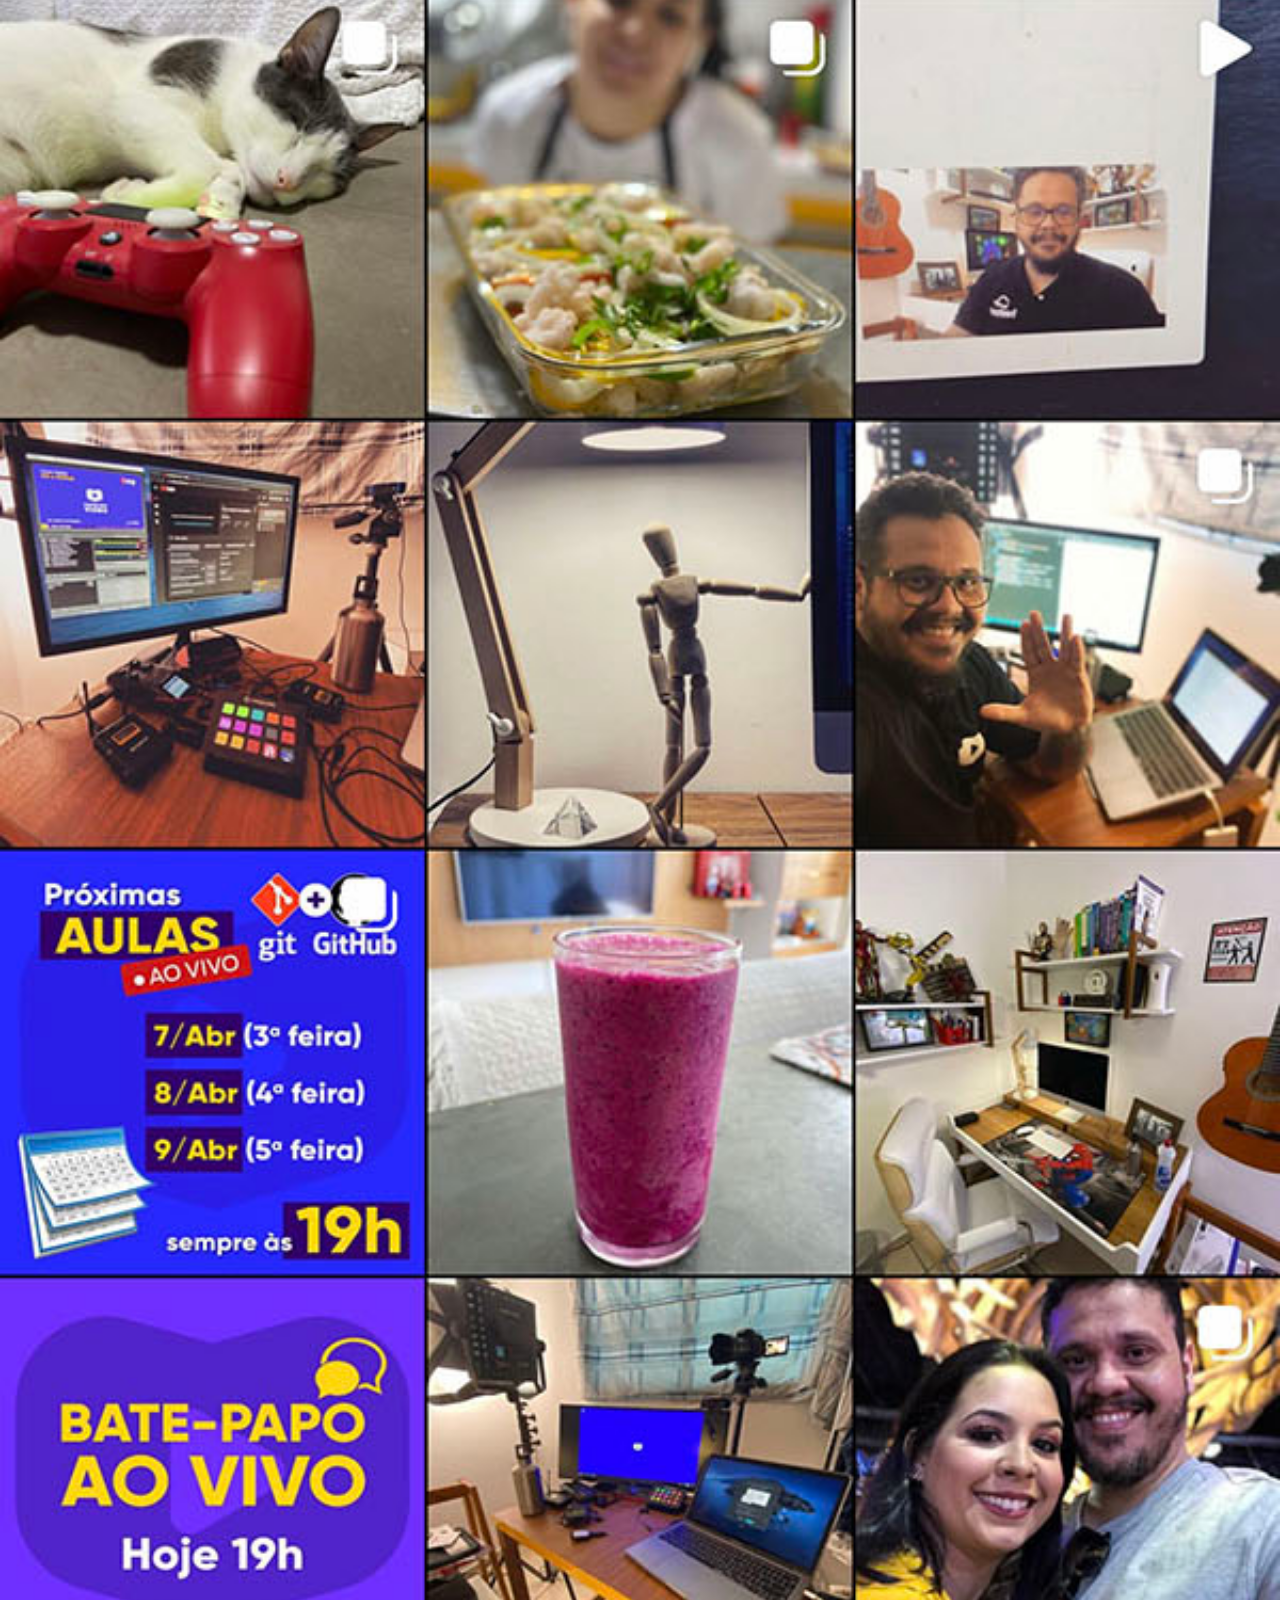
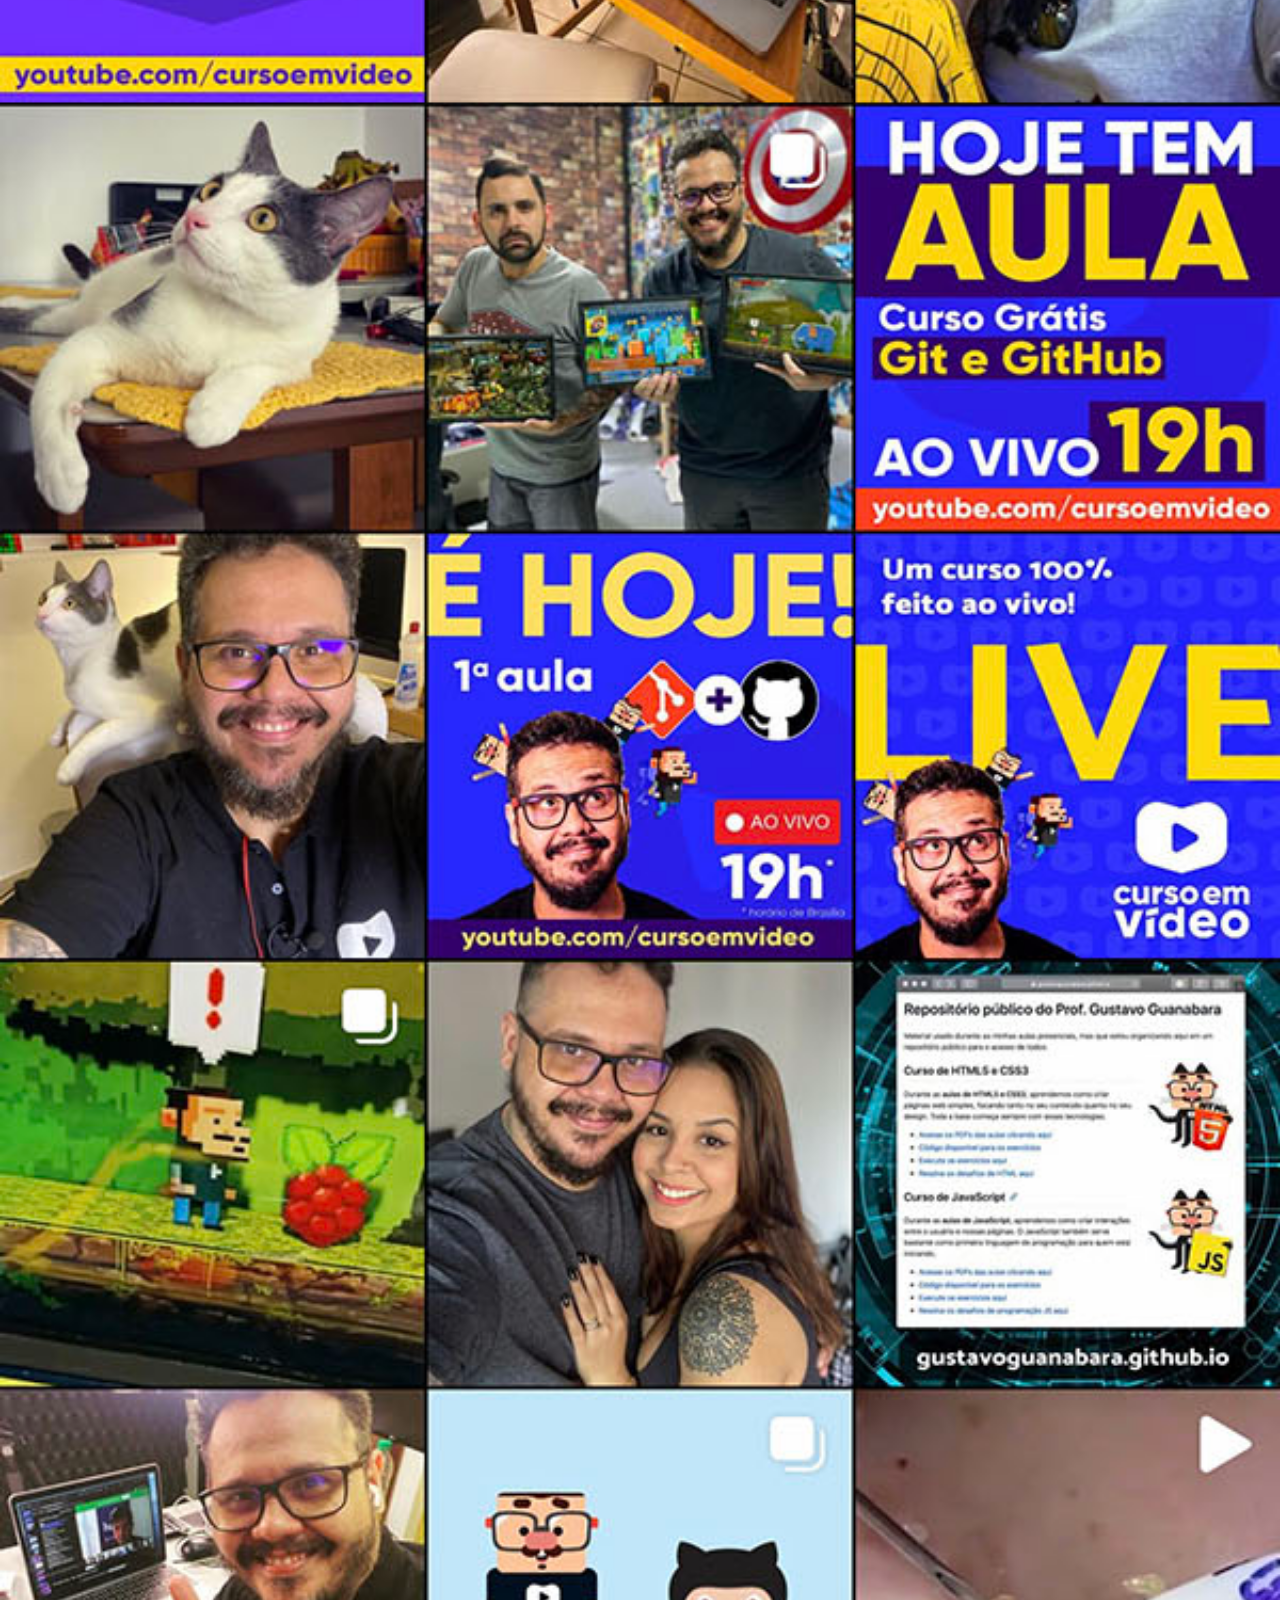
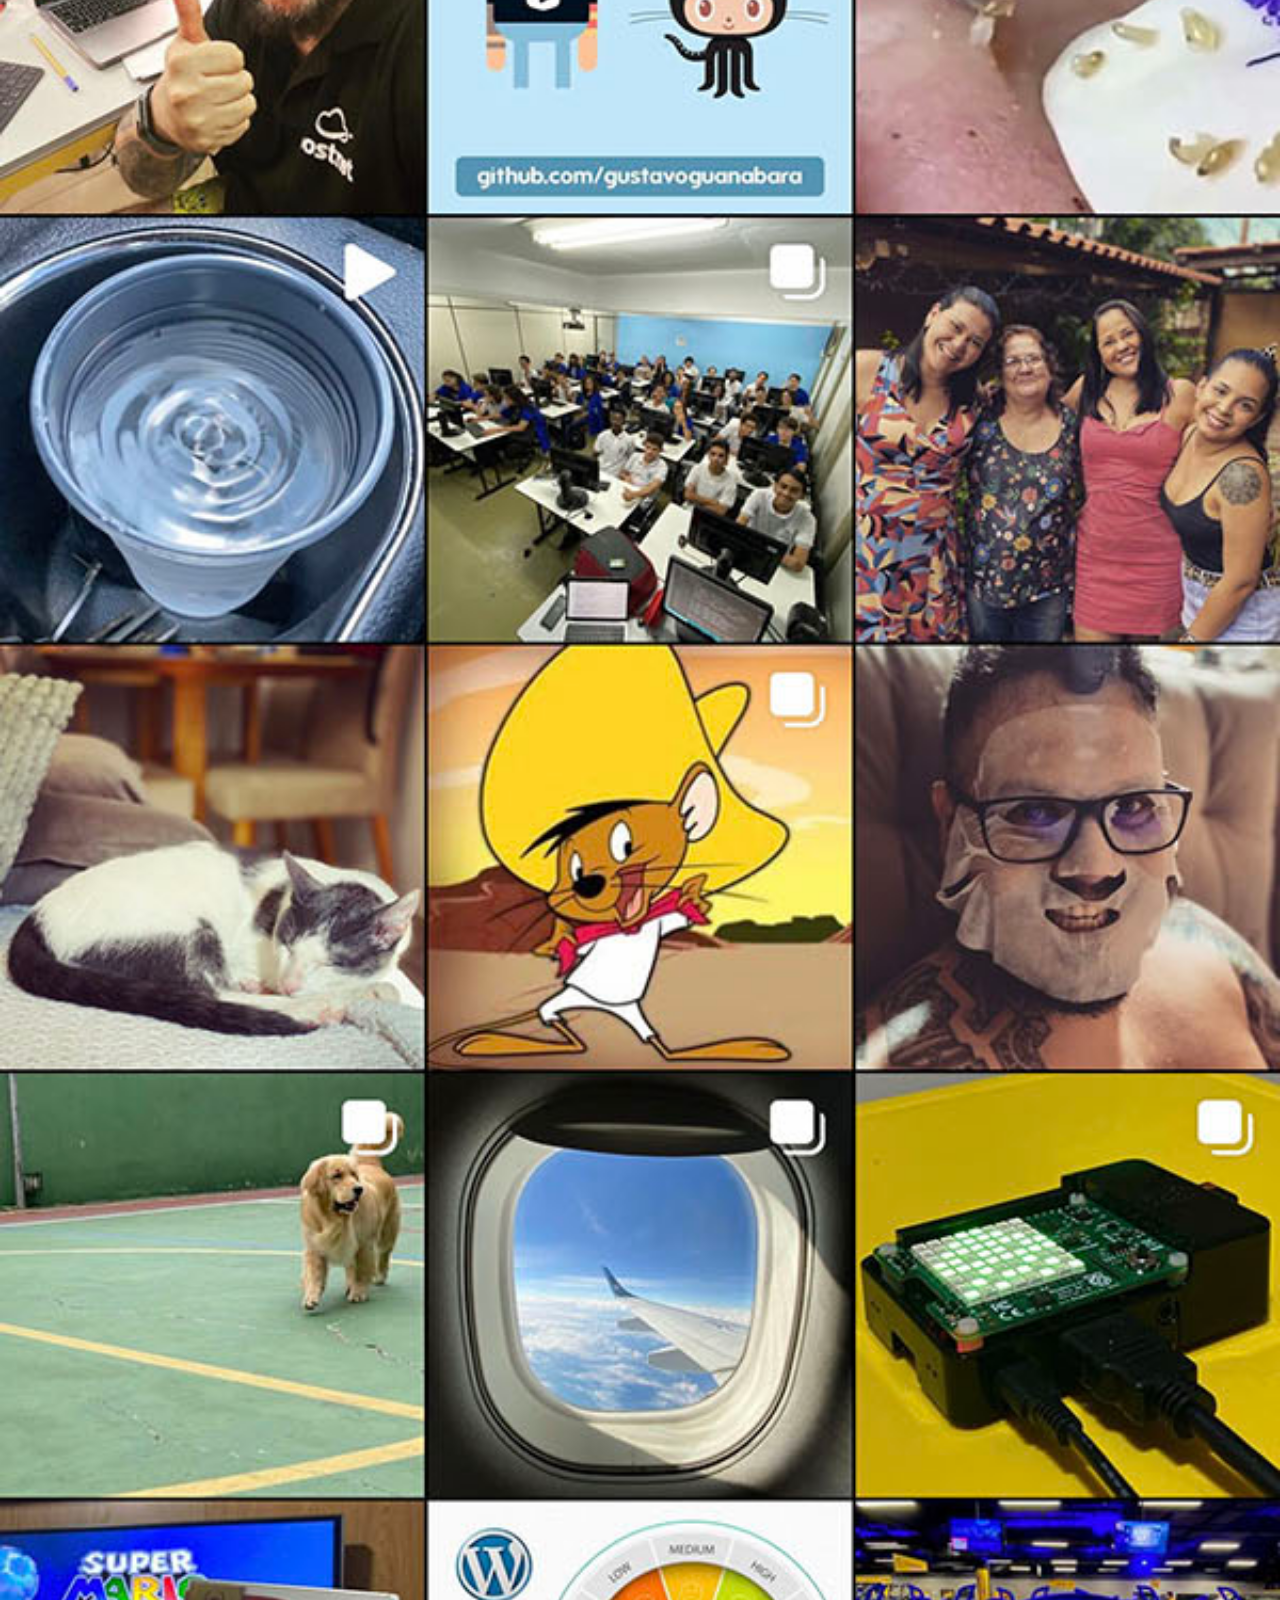
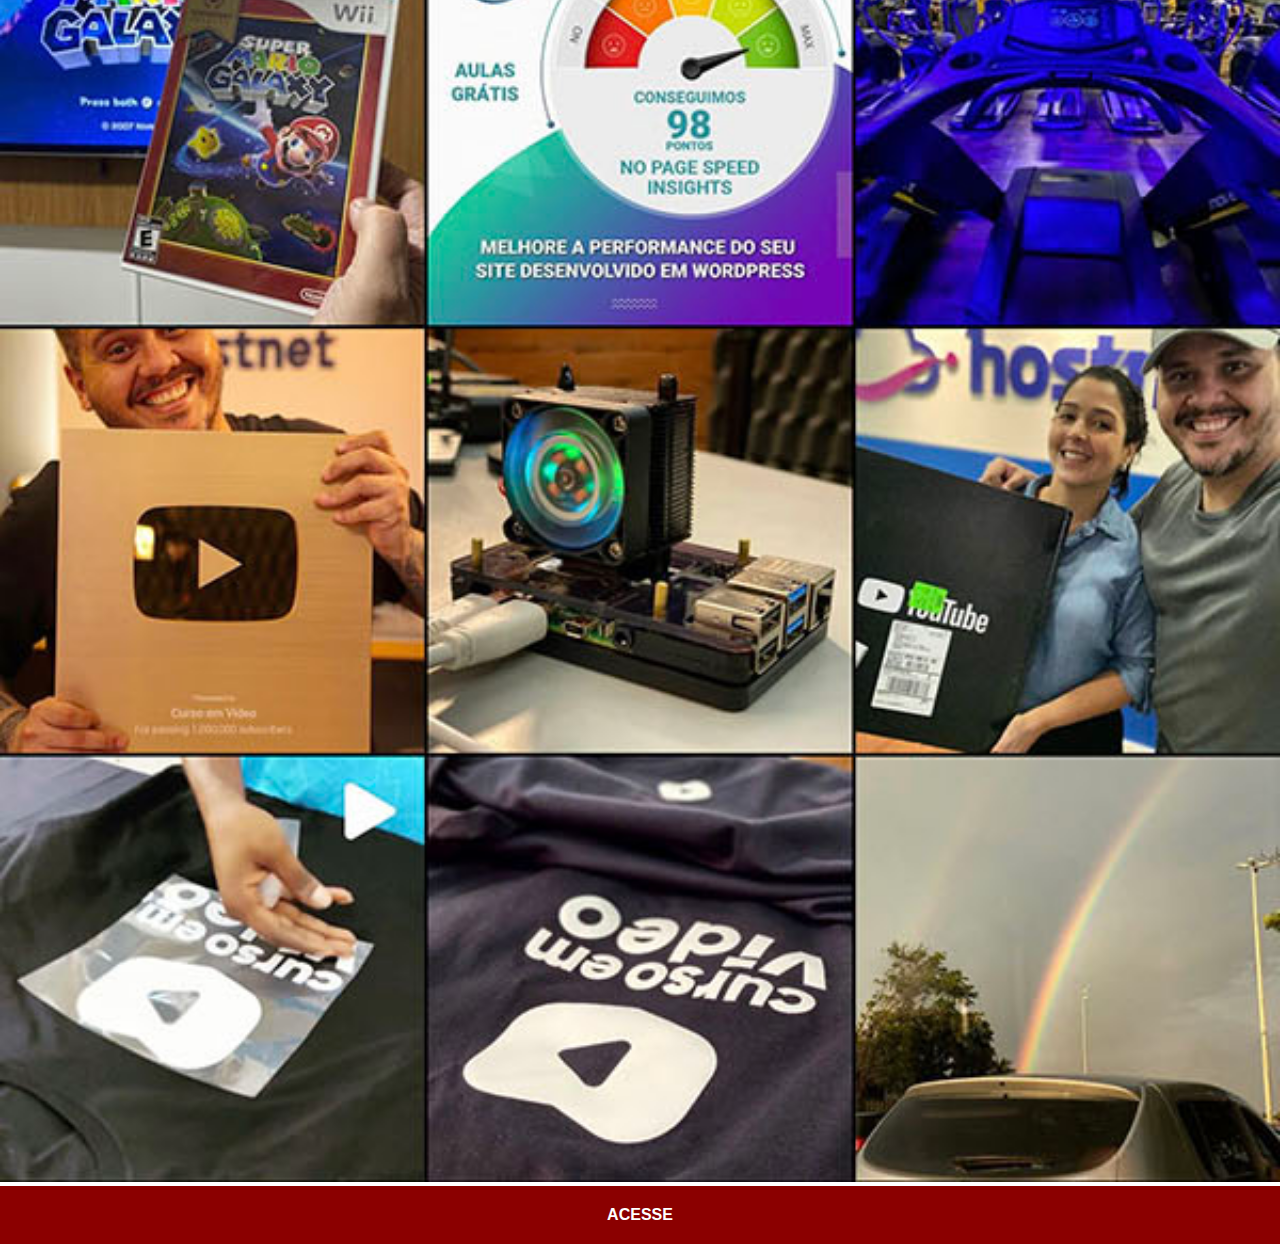
<file: instagram.html>
<!DOCTYPE html>
<html lang="pt-br">
<head>
    <meta charset="UTF-8">
    <meta name="viewport" content="width=device-width, initial-scale=1.0">
    <title>Instagram</title>
    <link rel="stylesheet" href="estilos/social.css">
</head>
<body>
    <img src="imagens/tela-instagram.jpg" alt="Instagram">
    <a href="https://www.instagram.com/gustavoguanabara/" target="_blank">ACESSE</a>
</body>
</html>
</file>
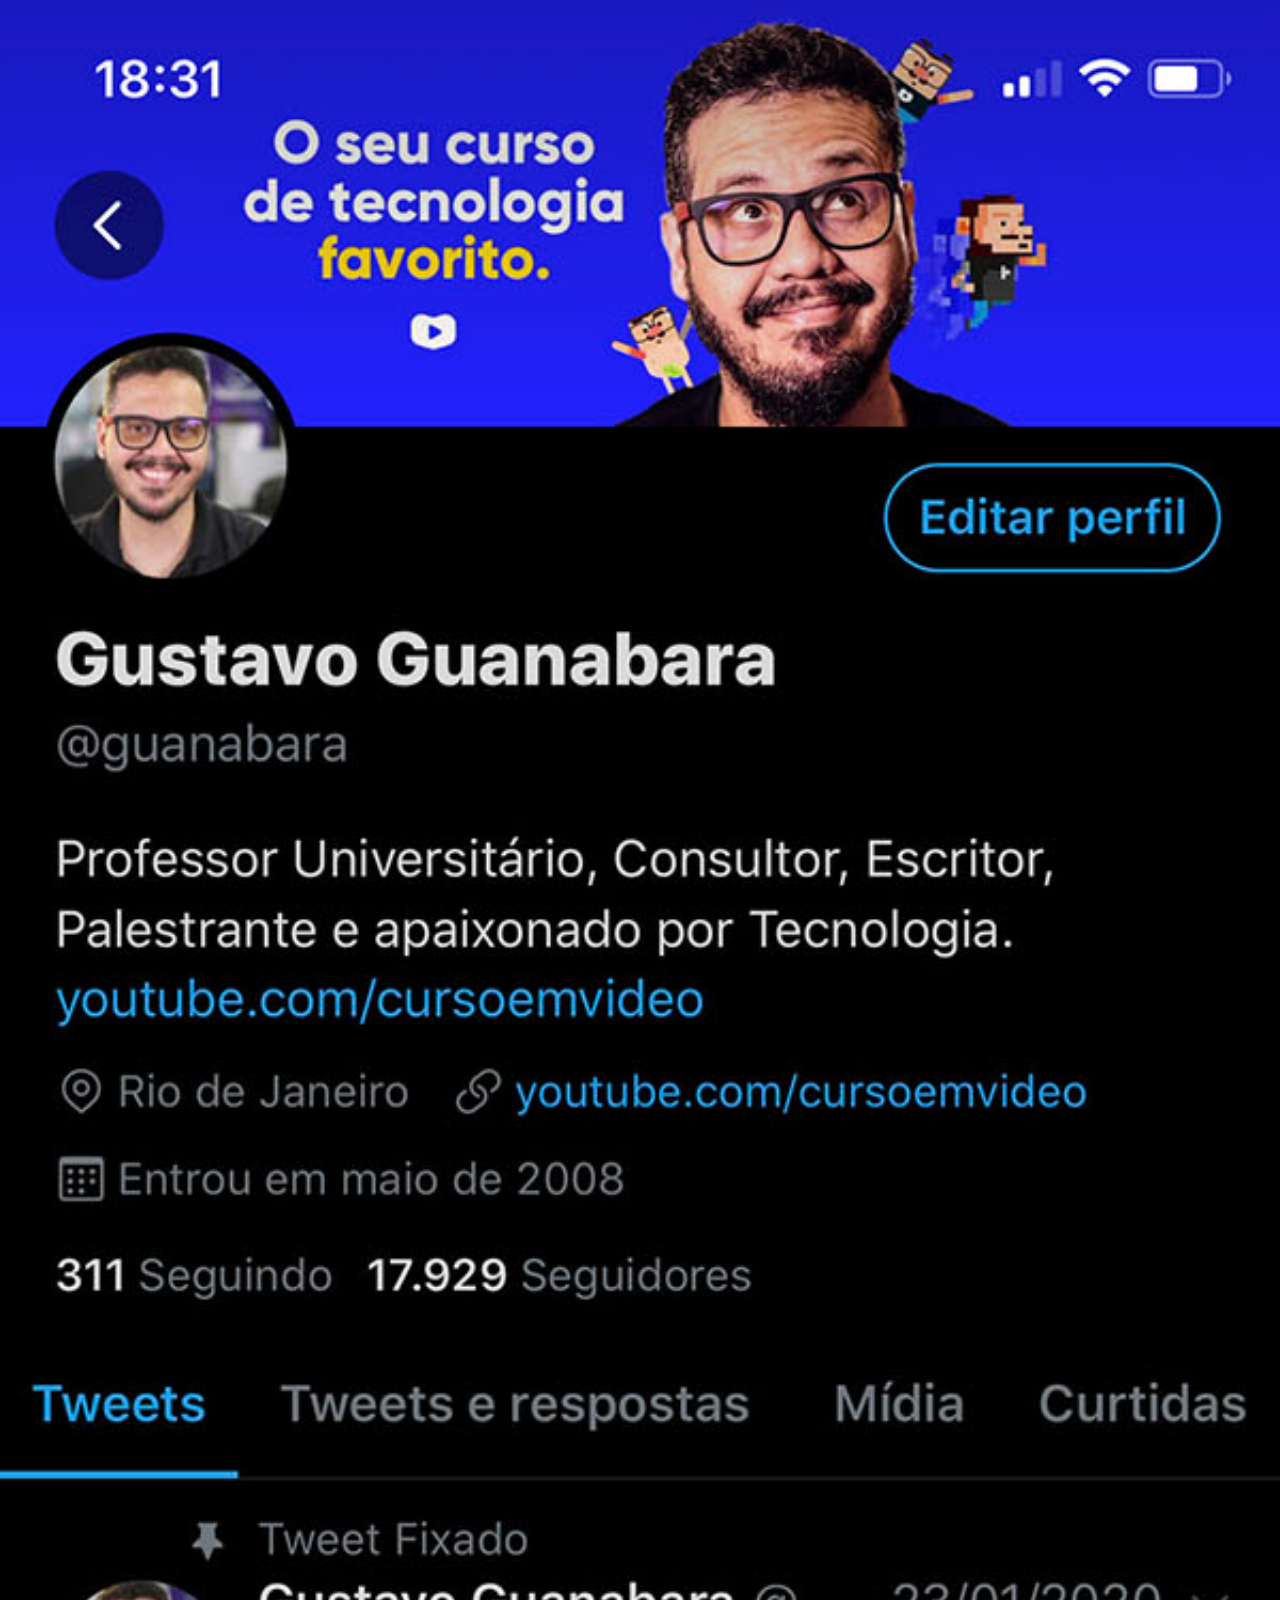
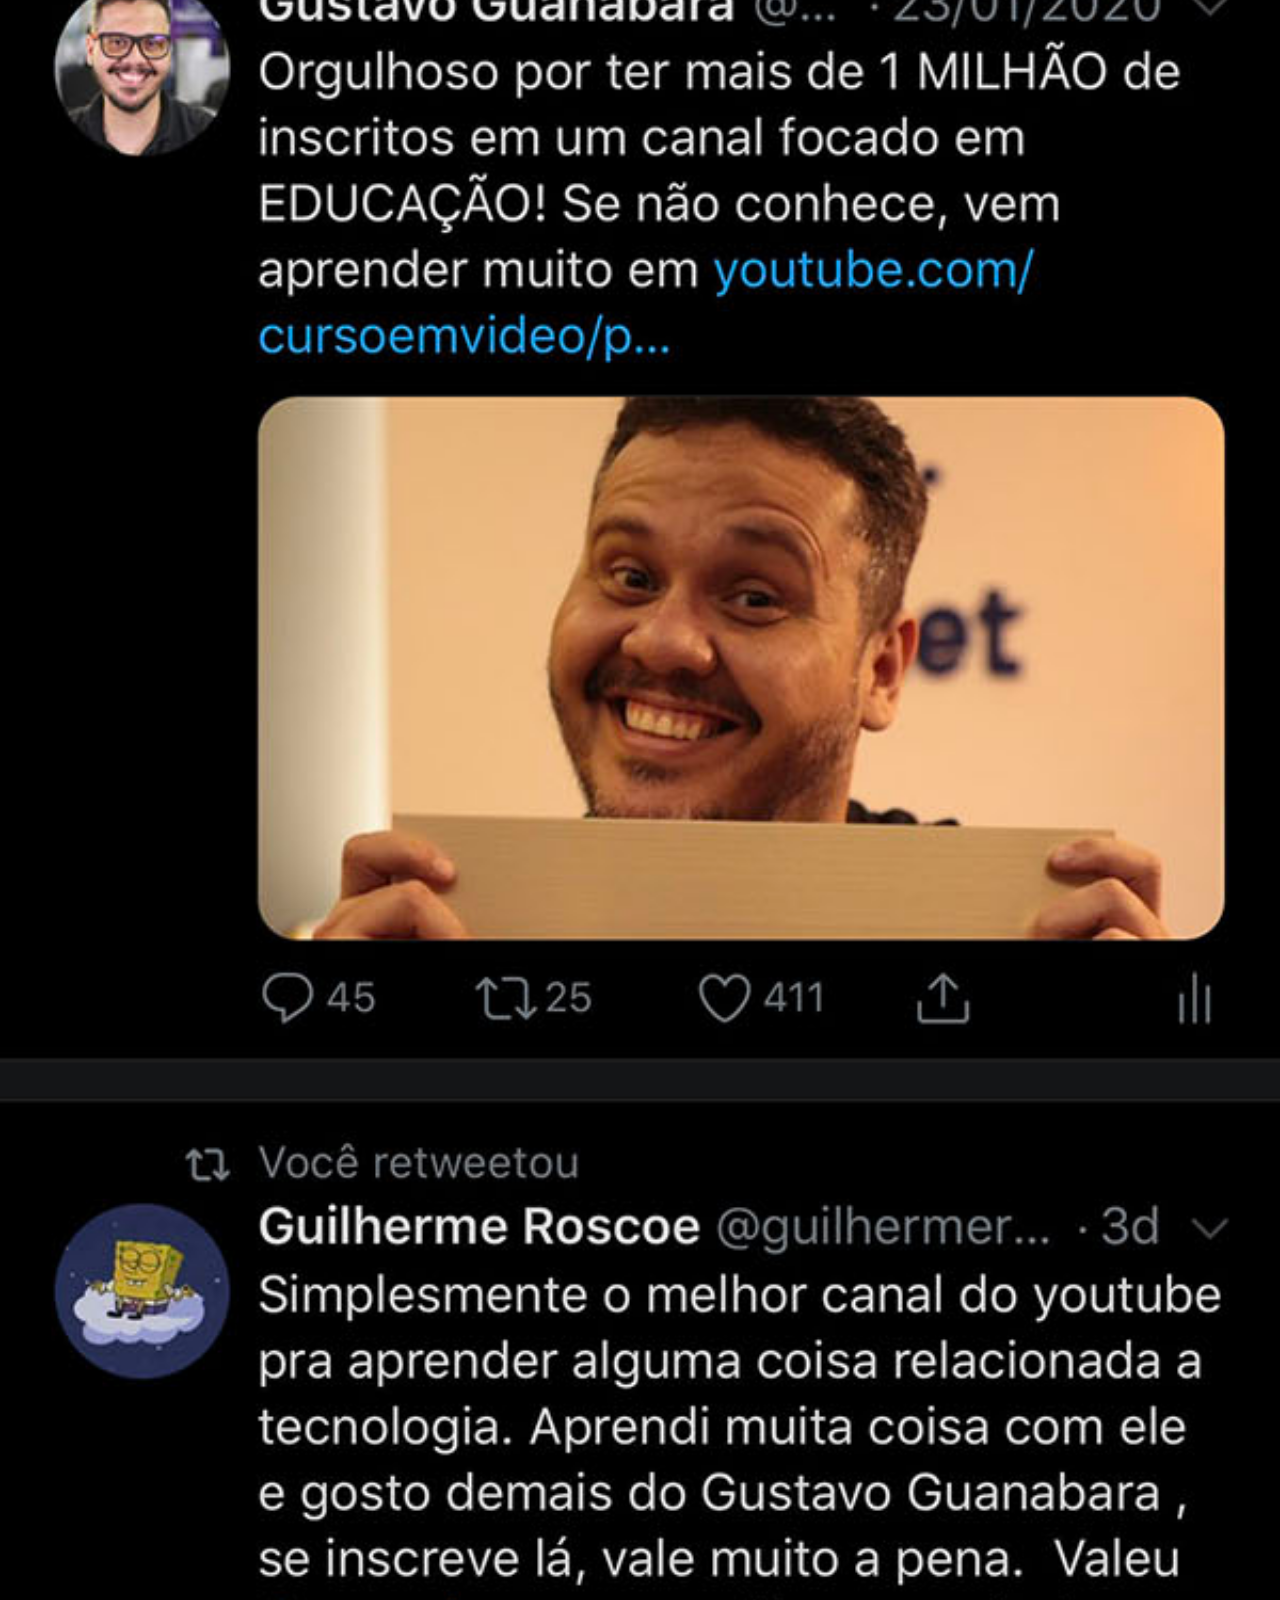
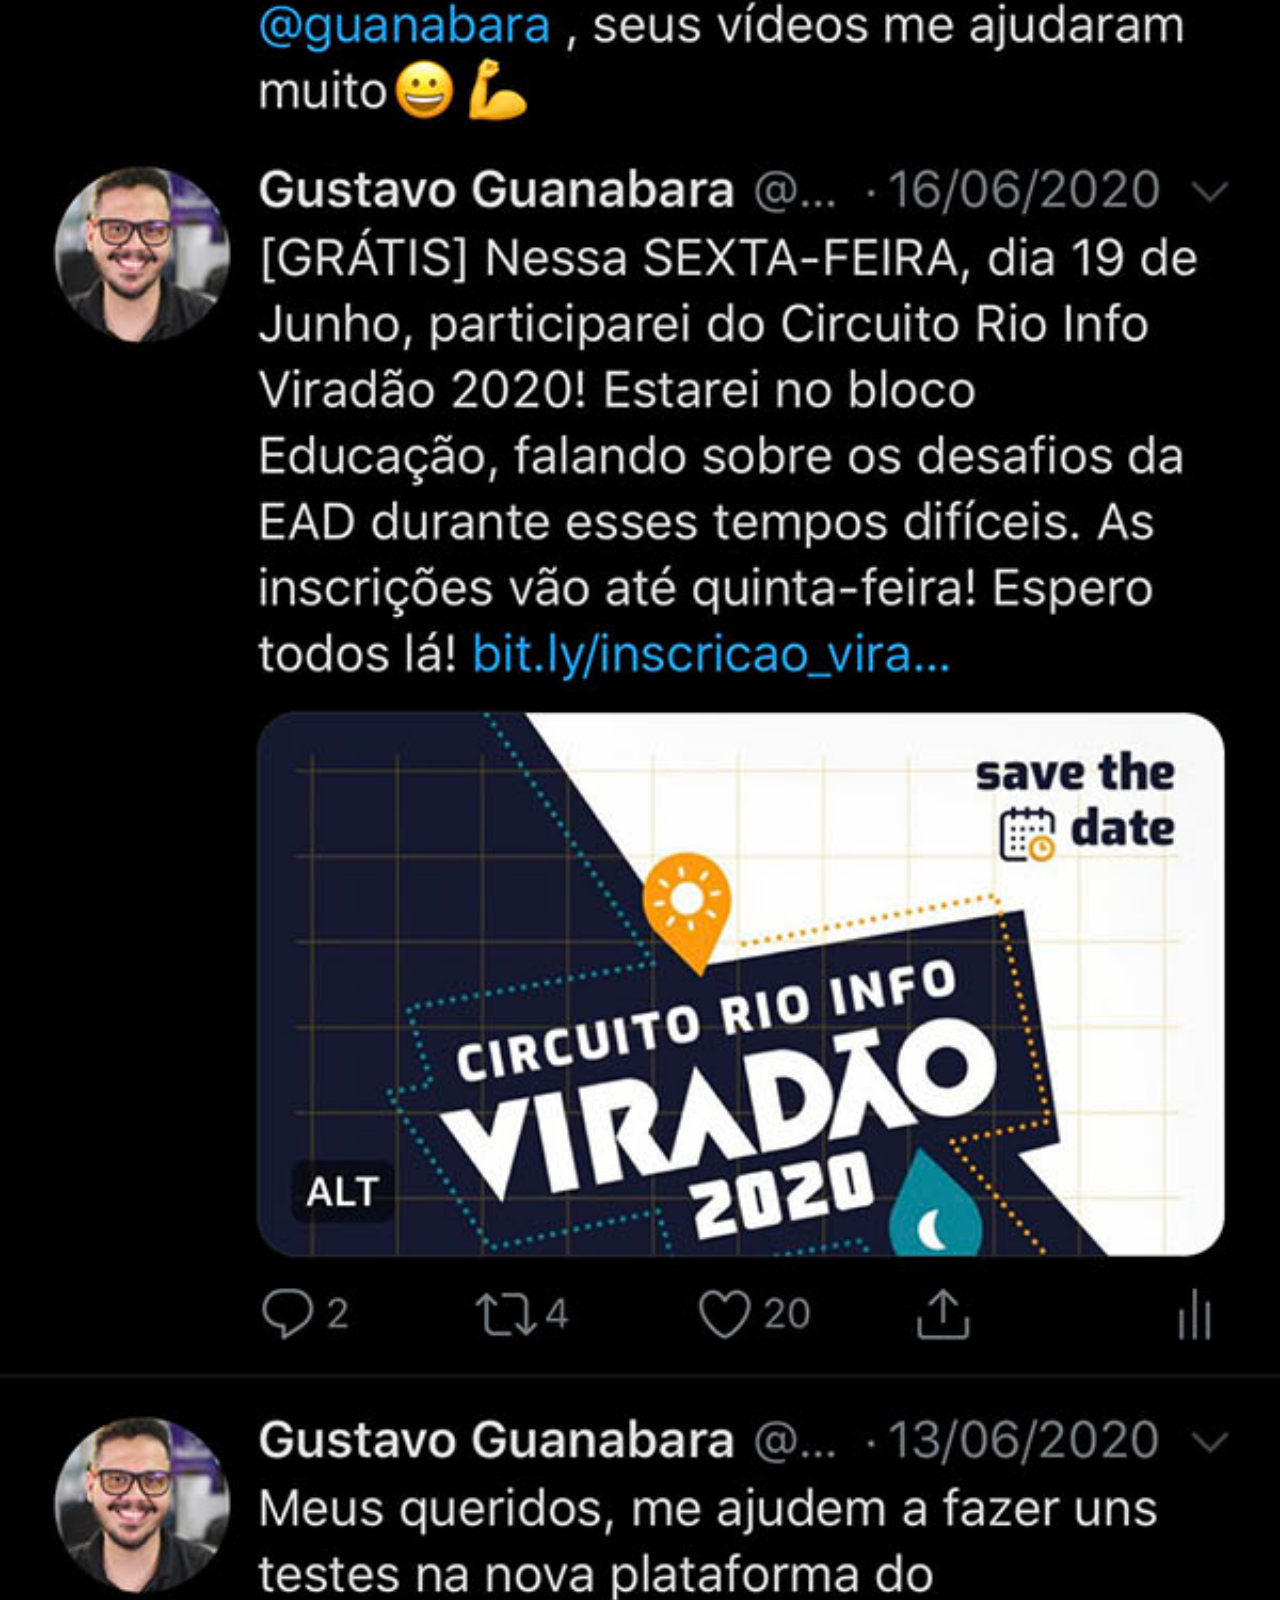
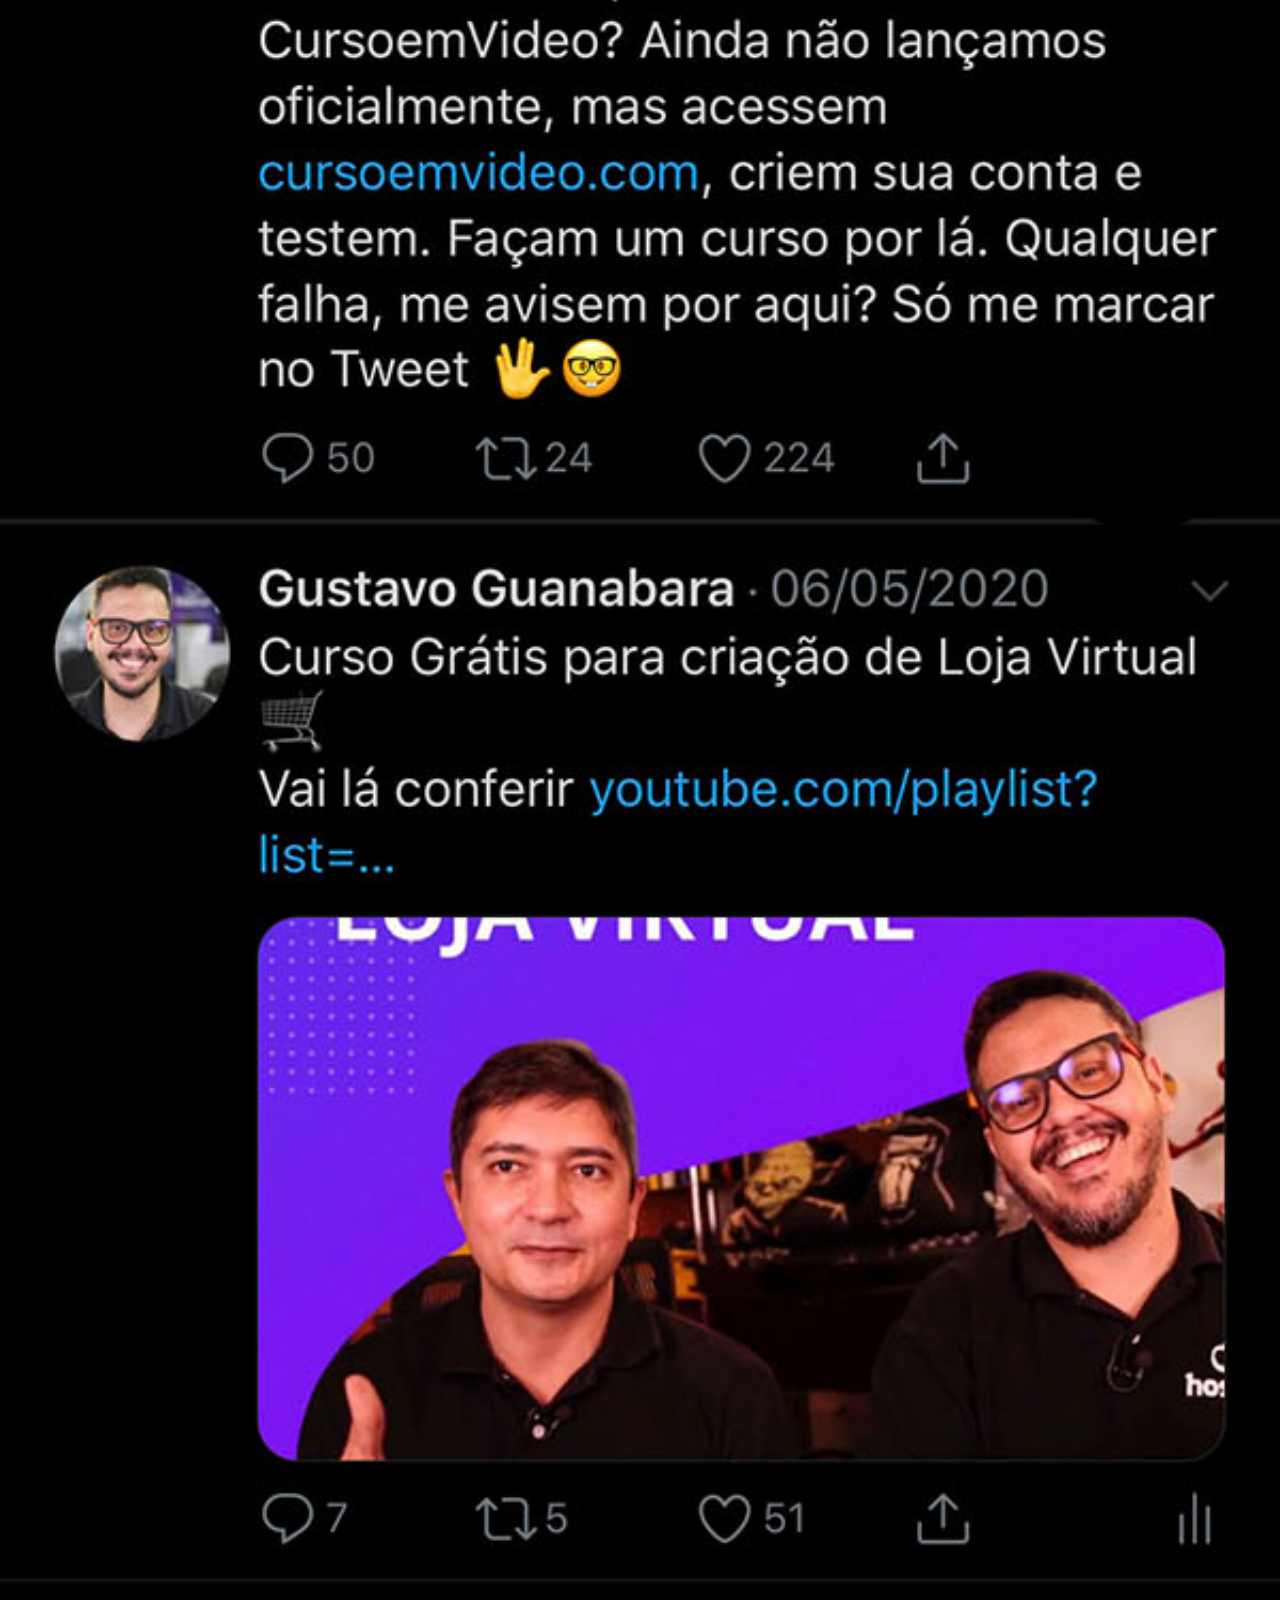
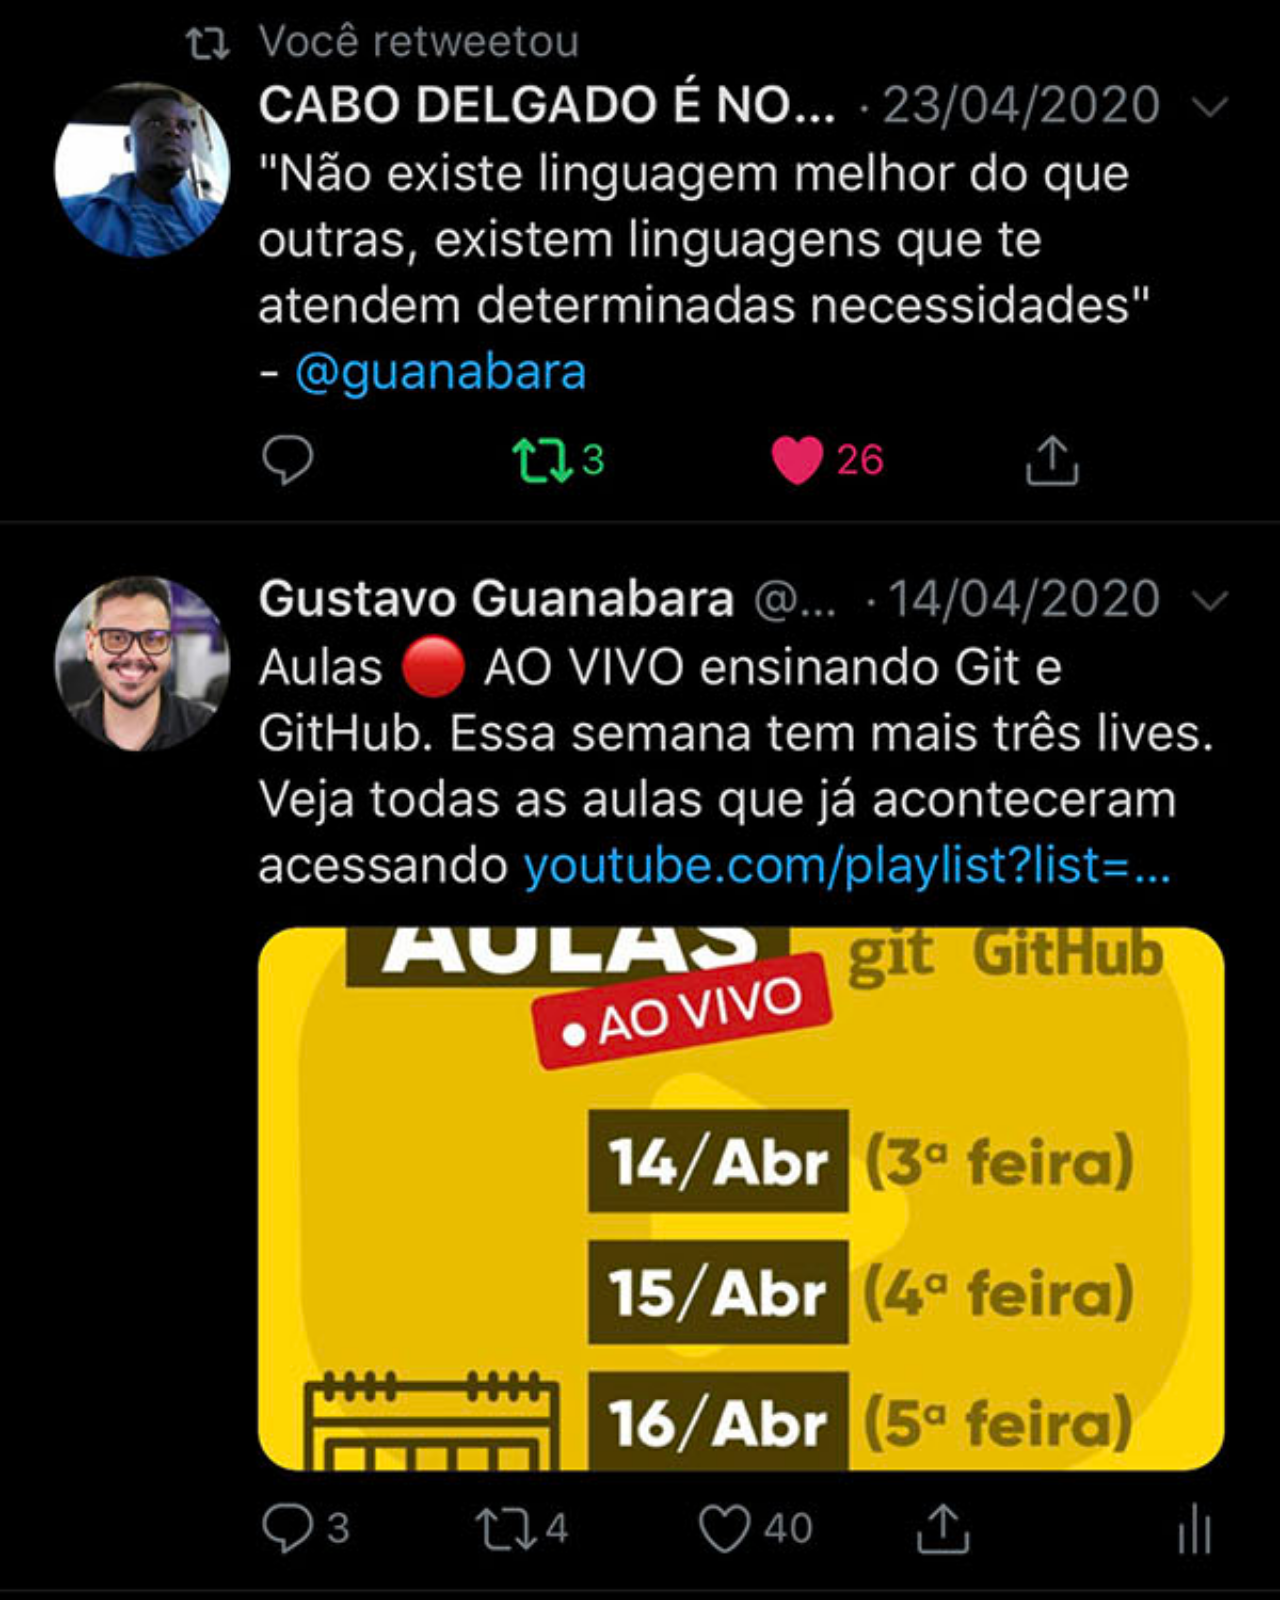
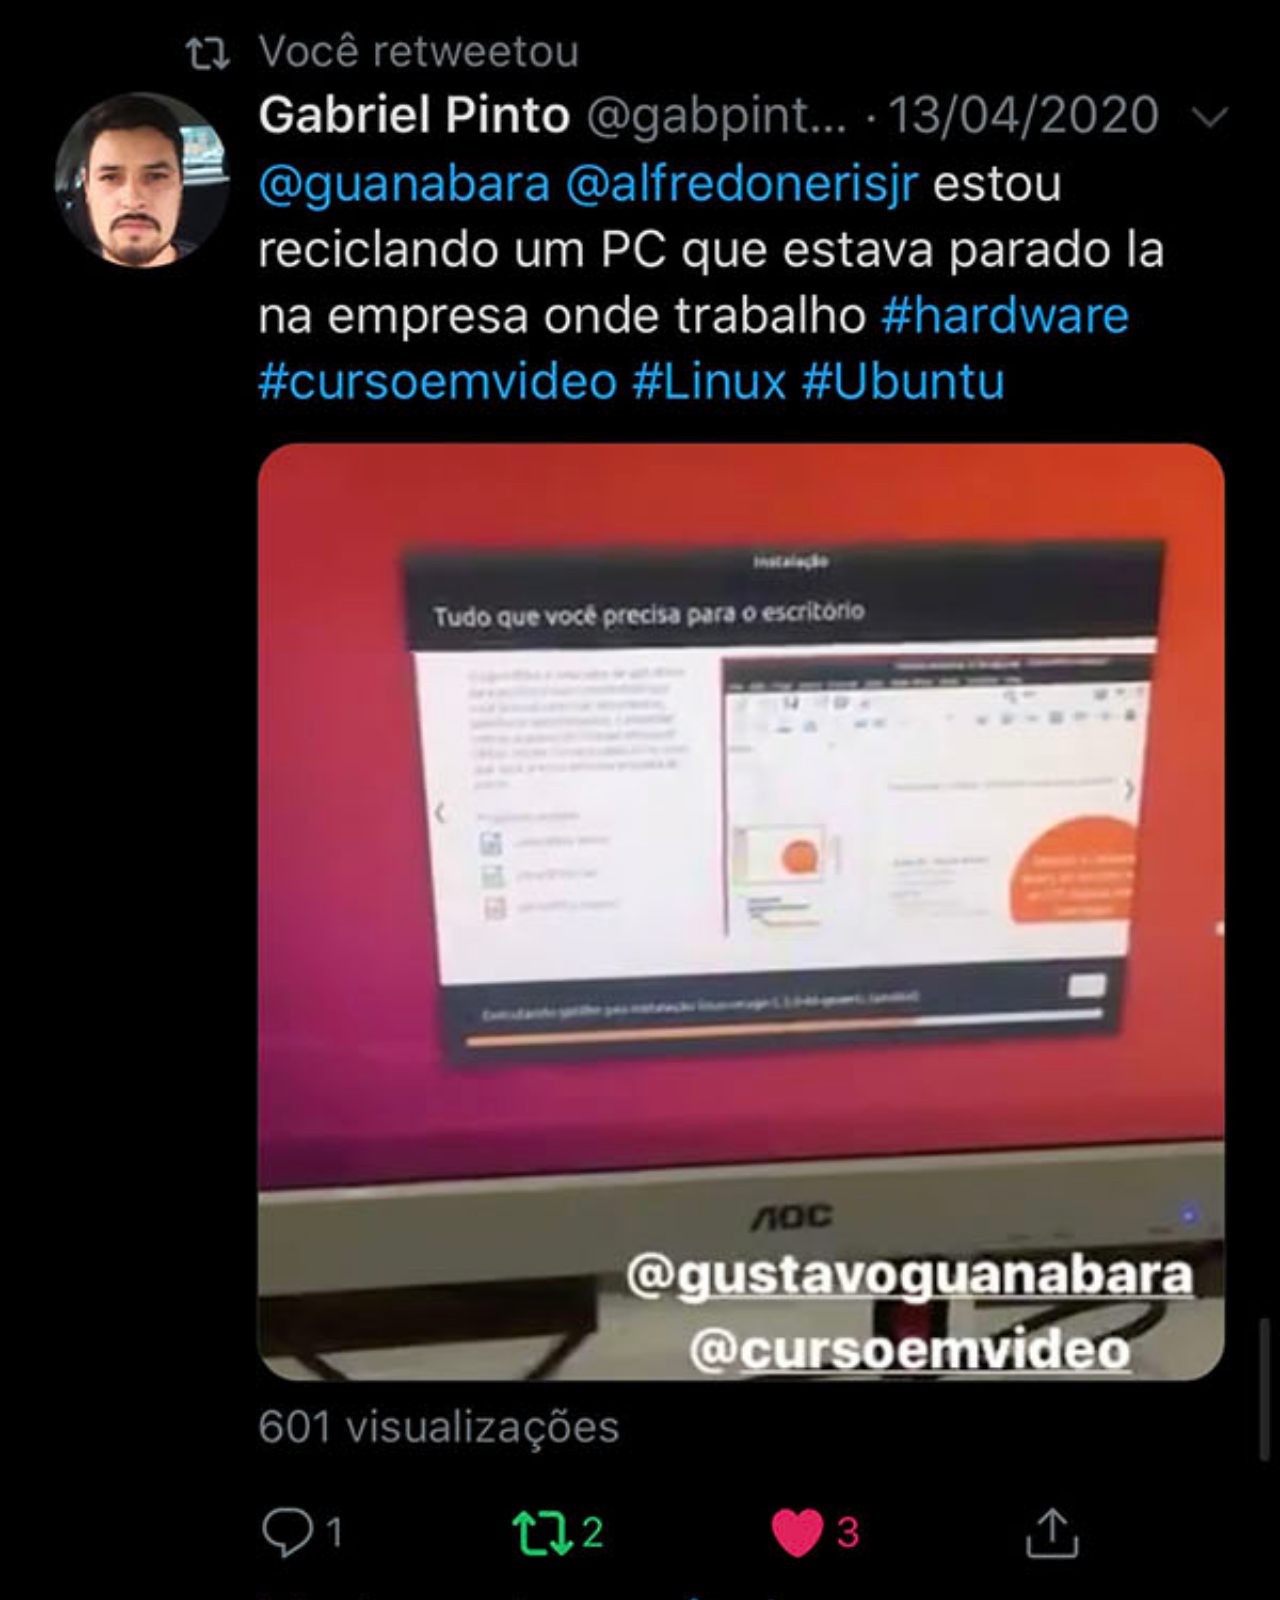
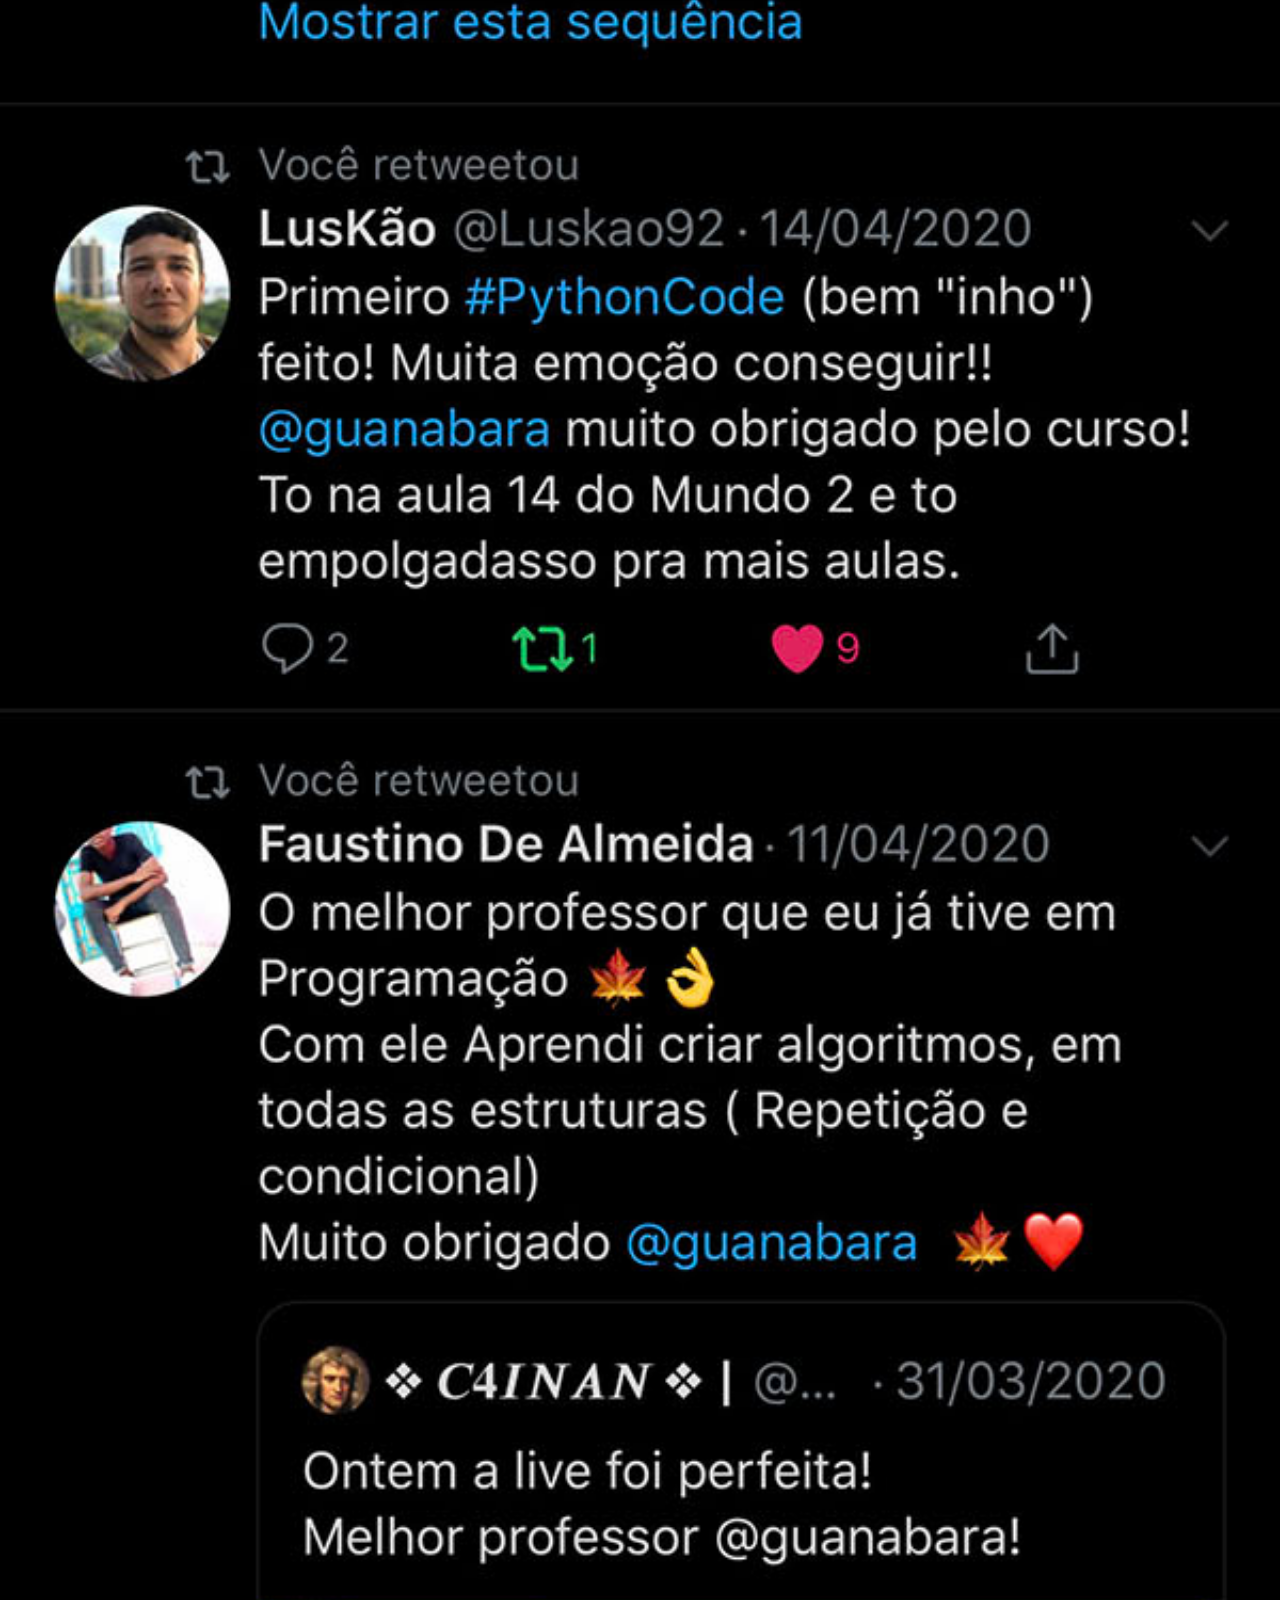
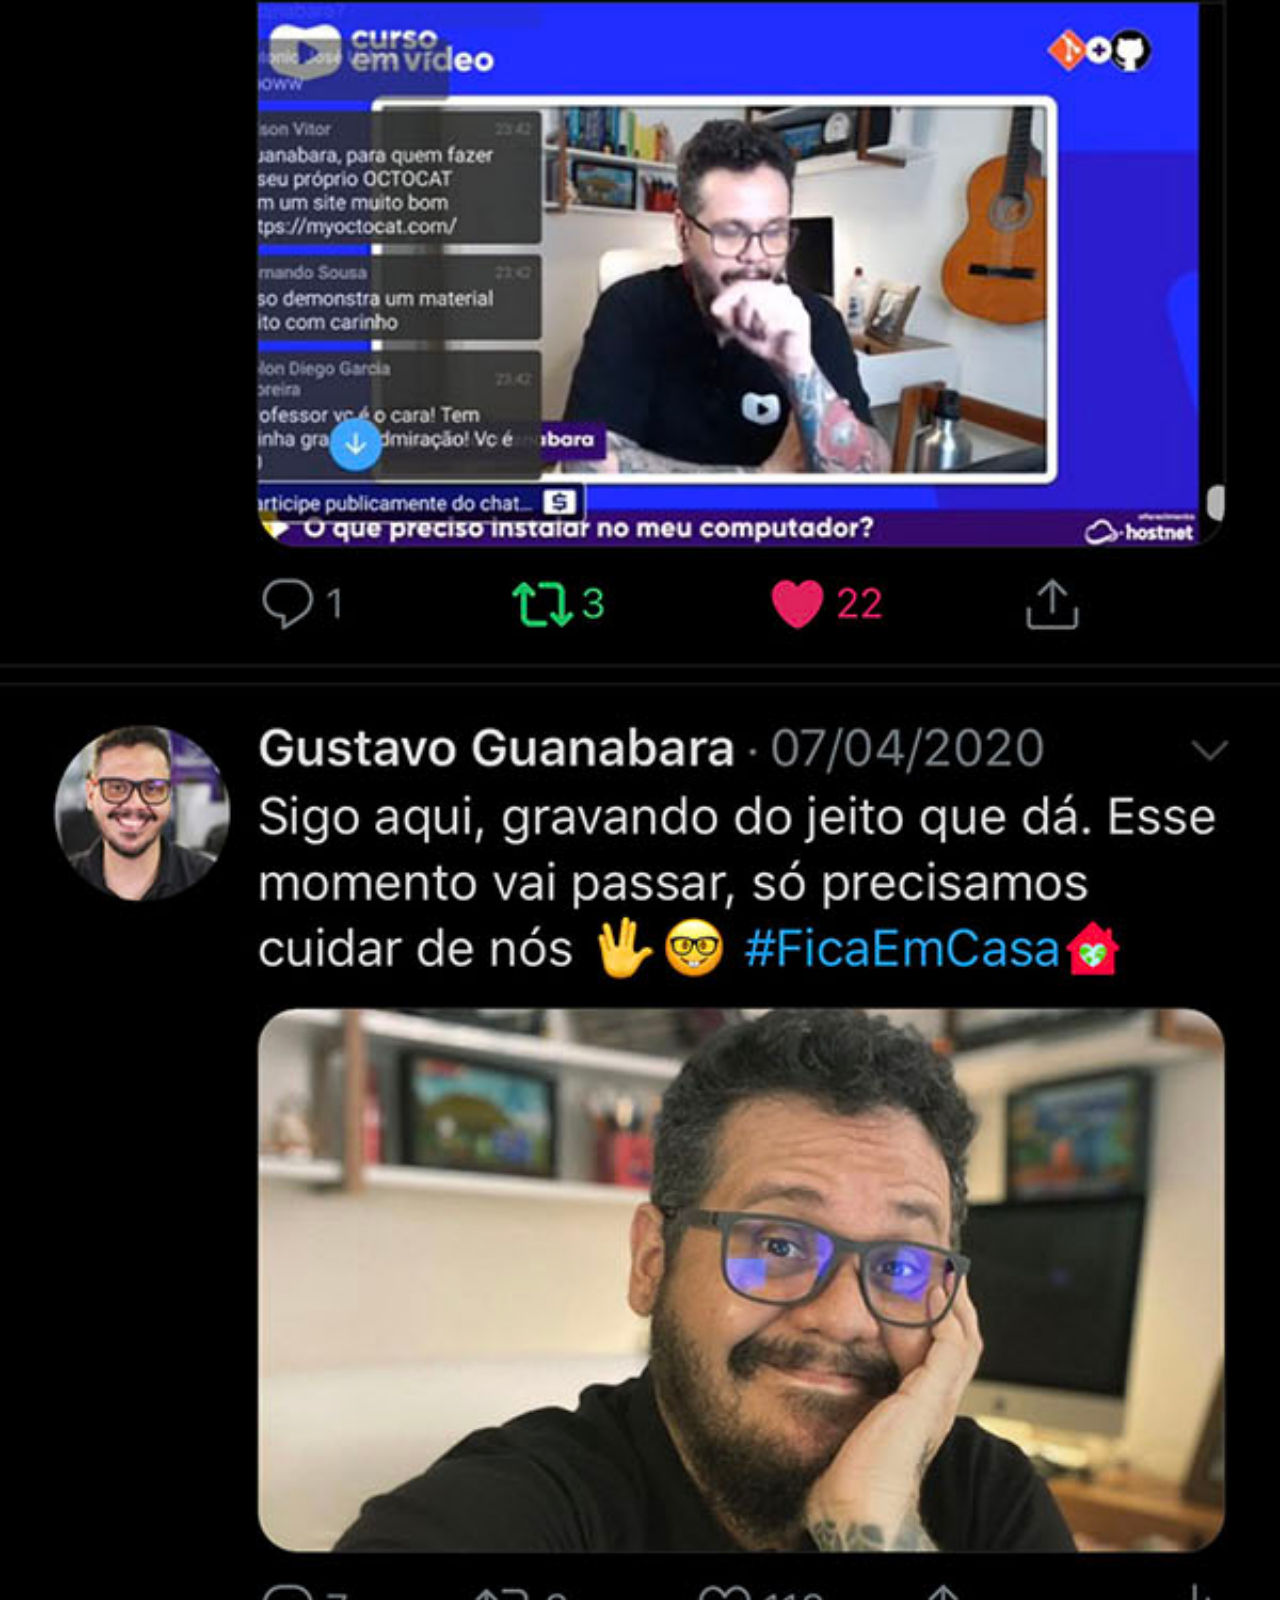
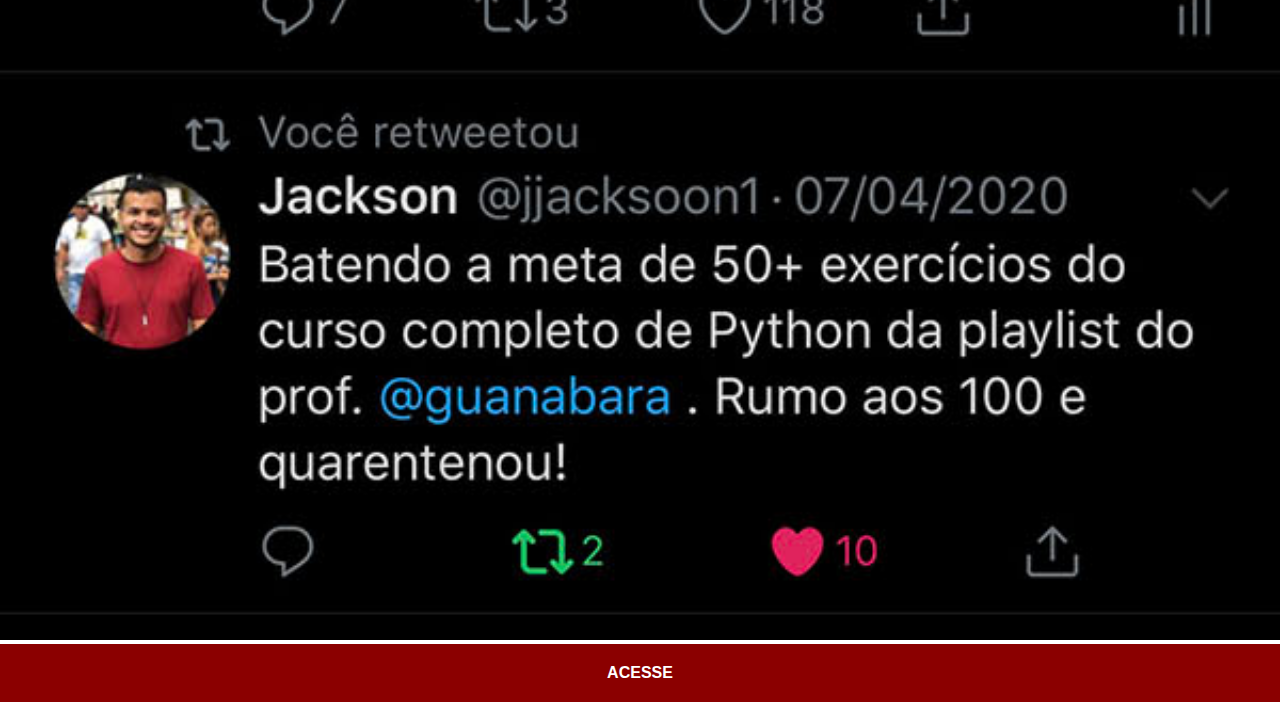
<file: twitter.html>
<!DOCTYPE html>
<html lang="pt-br">
<head>
    <meta charset="UTF-8">
    <meta name="viewport" content="width=device-width, initial-scale=1.0">
    <title>Twitter</title>
    <link rel="stylesheet" href="estilos/social.css">
</head>
<body>
    <img src="imagens/tela-twitter.jpg" alt="Twitter">
    <a href="https://x.com/guanabara" target="_blank">ACESSE</a>
</body>
</html>
</file>
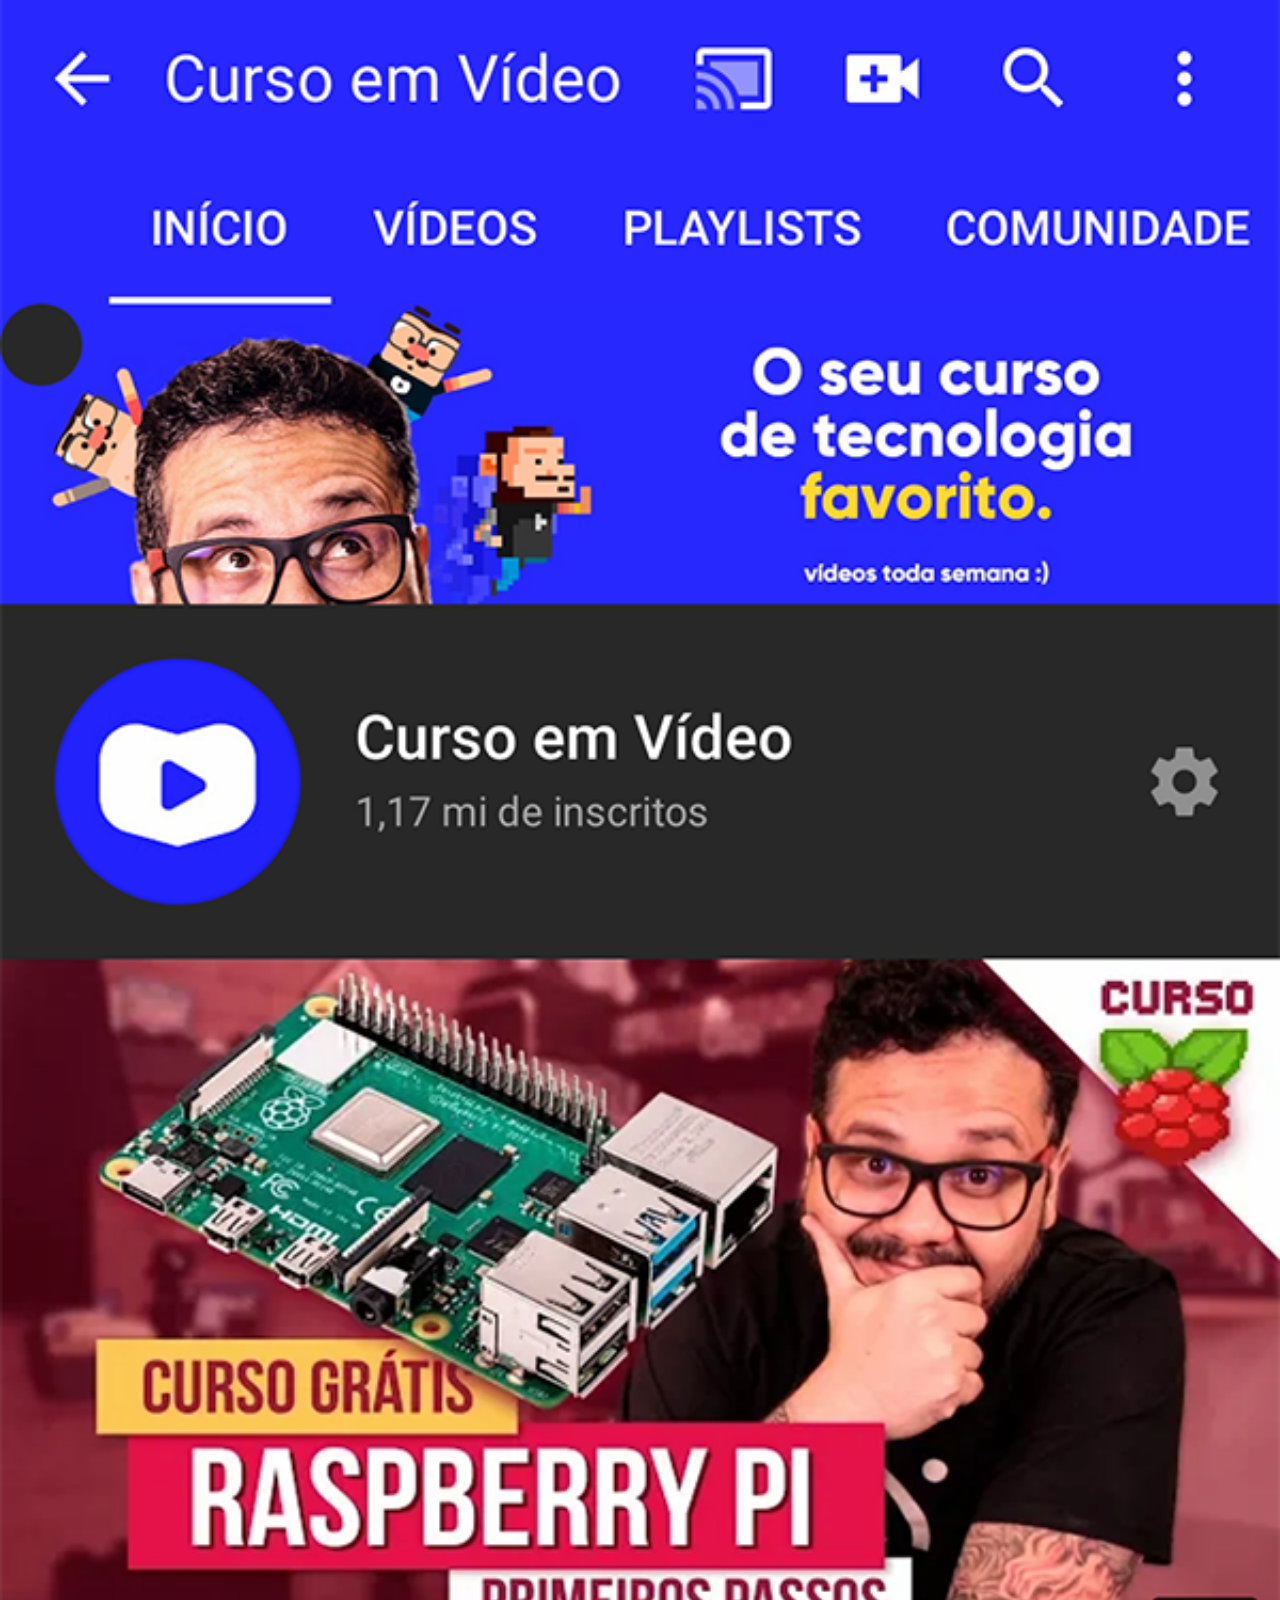
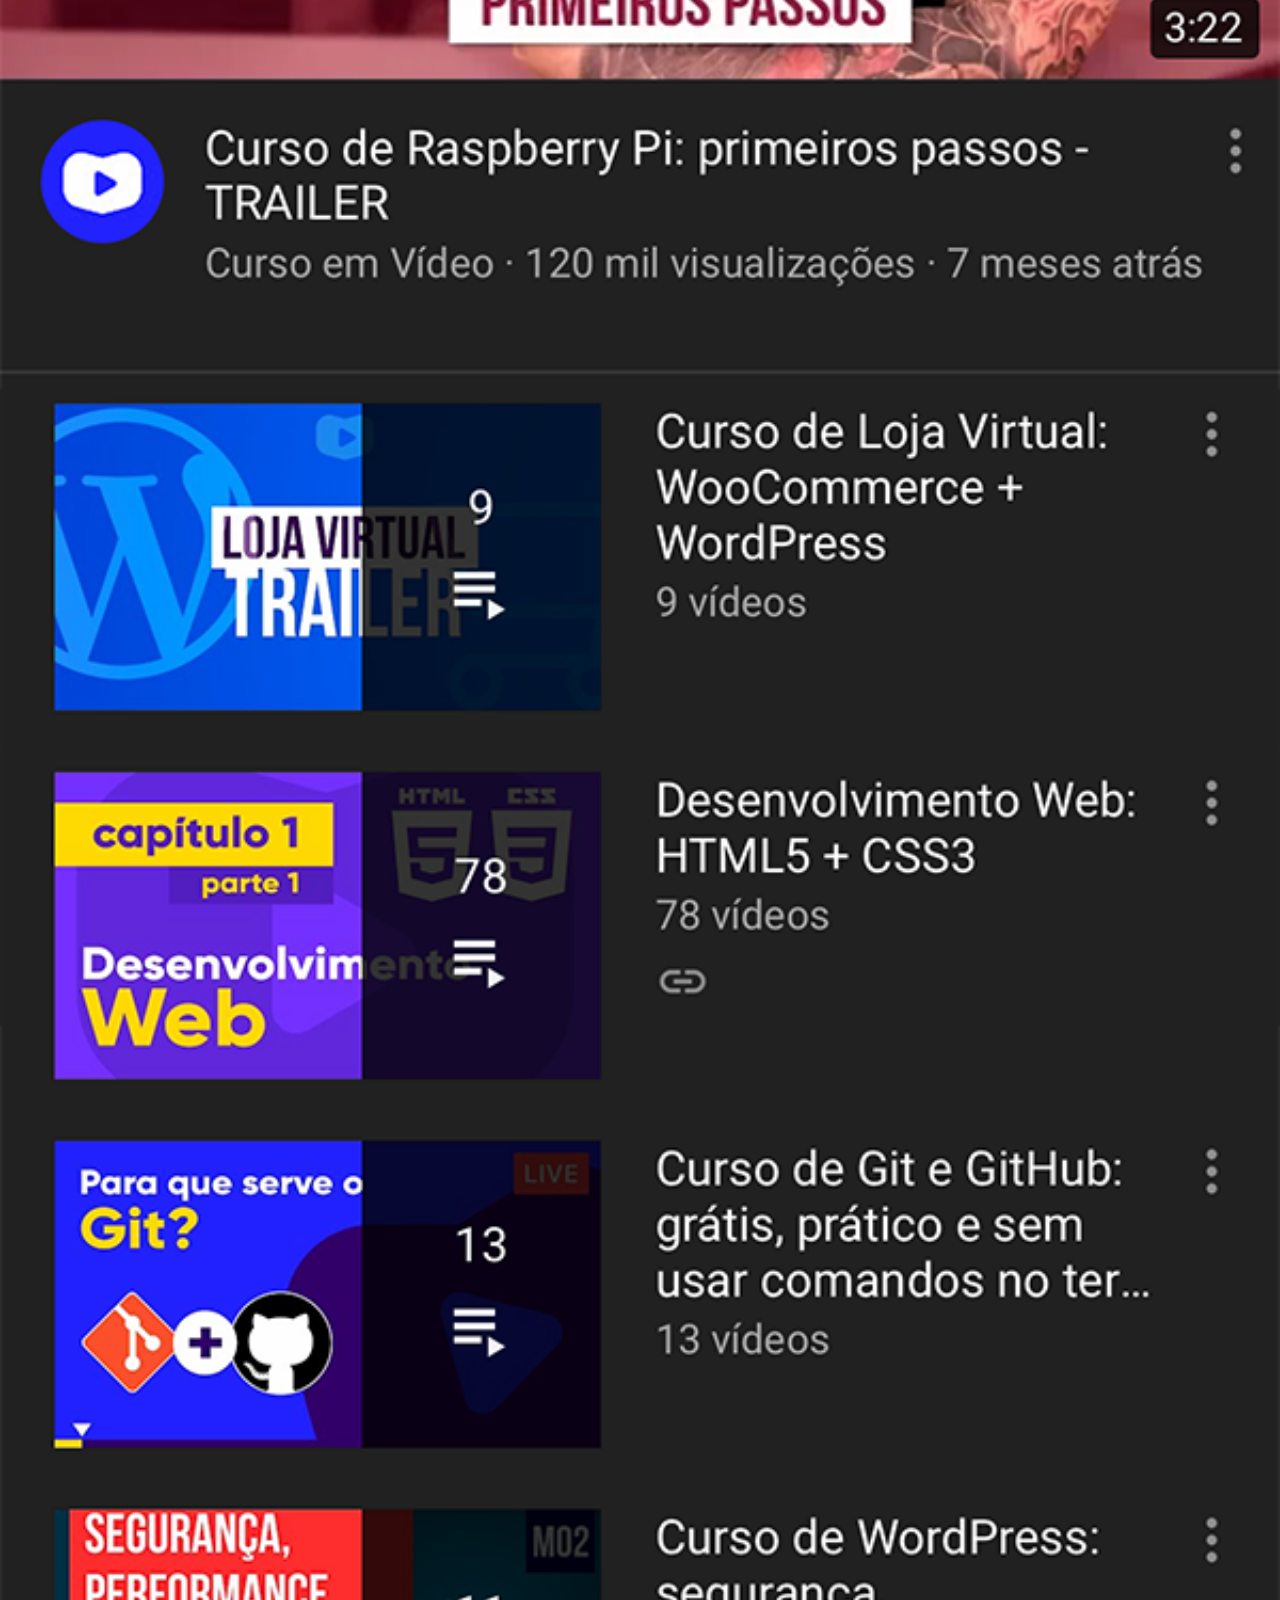
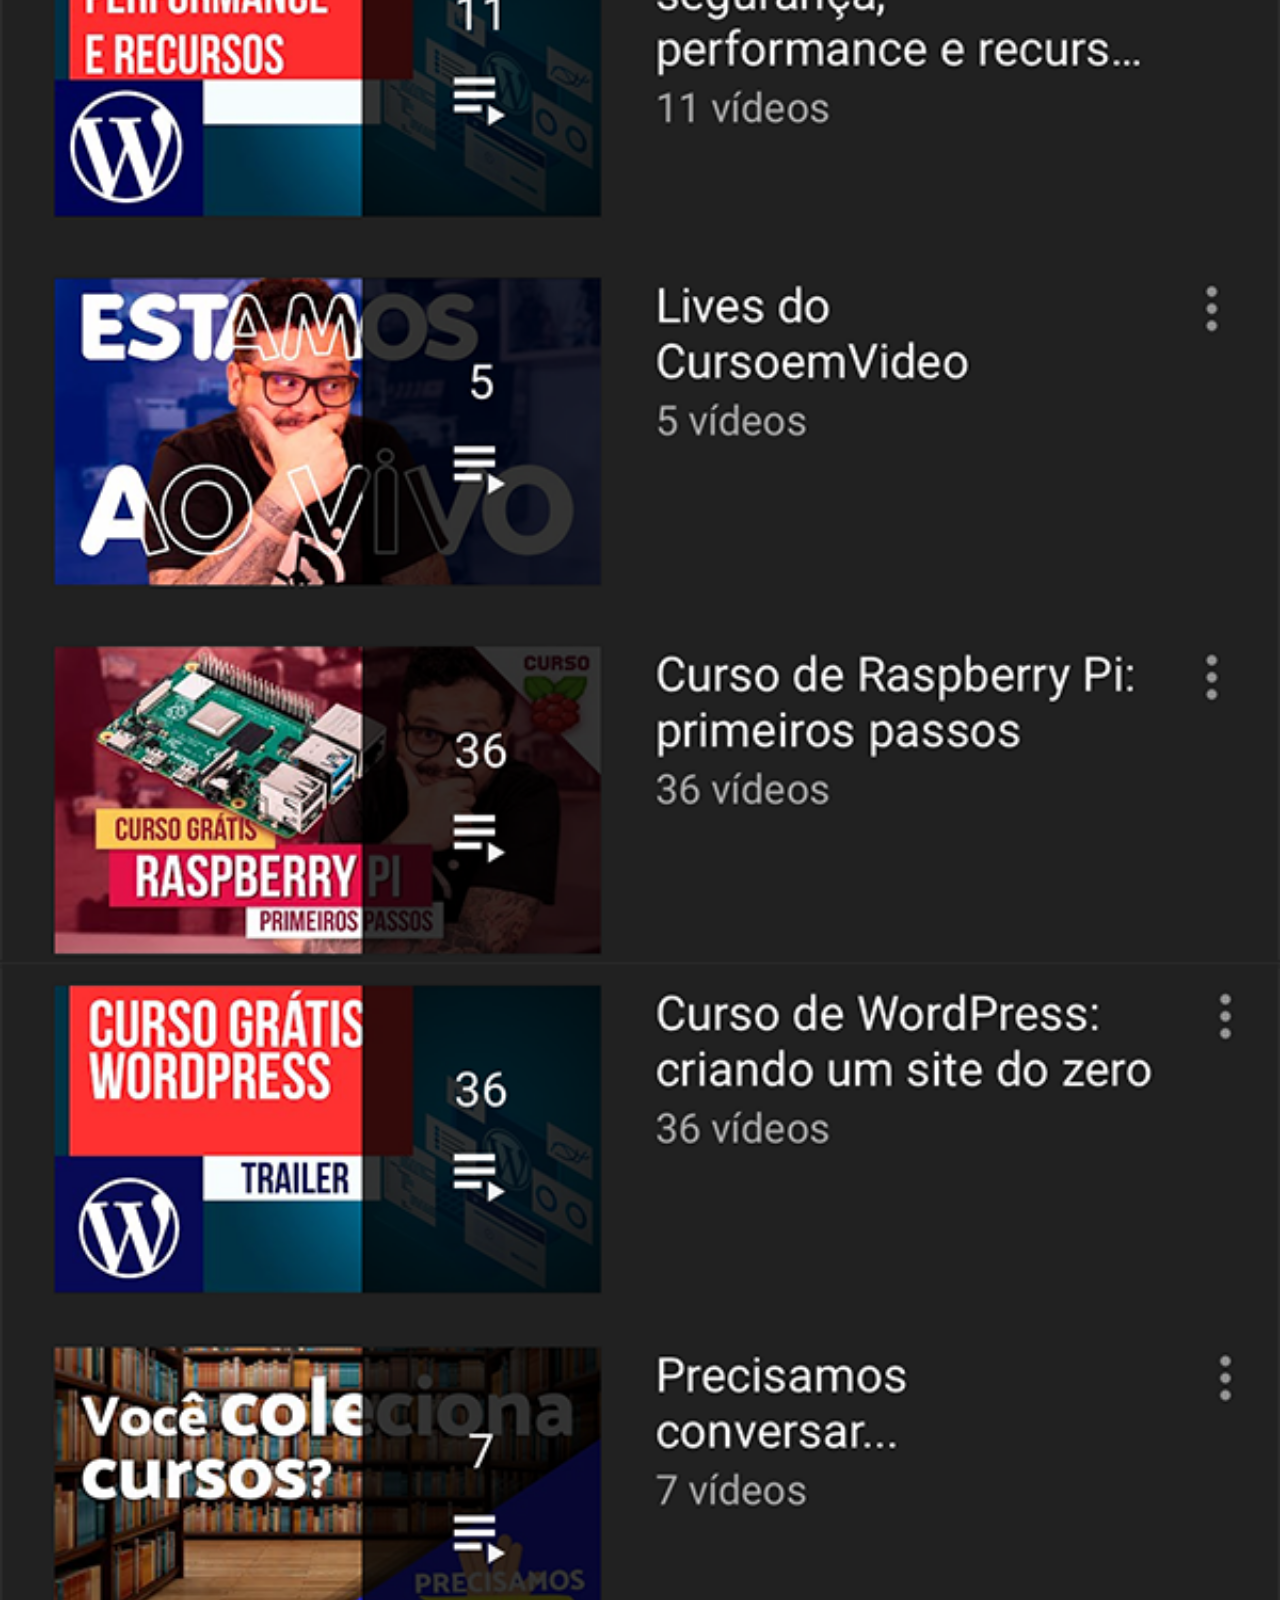
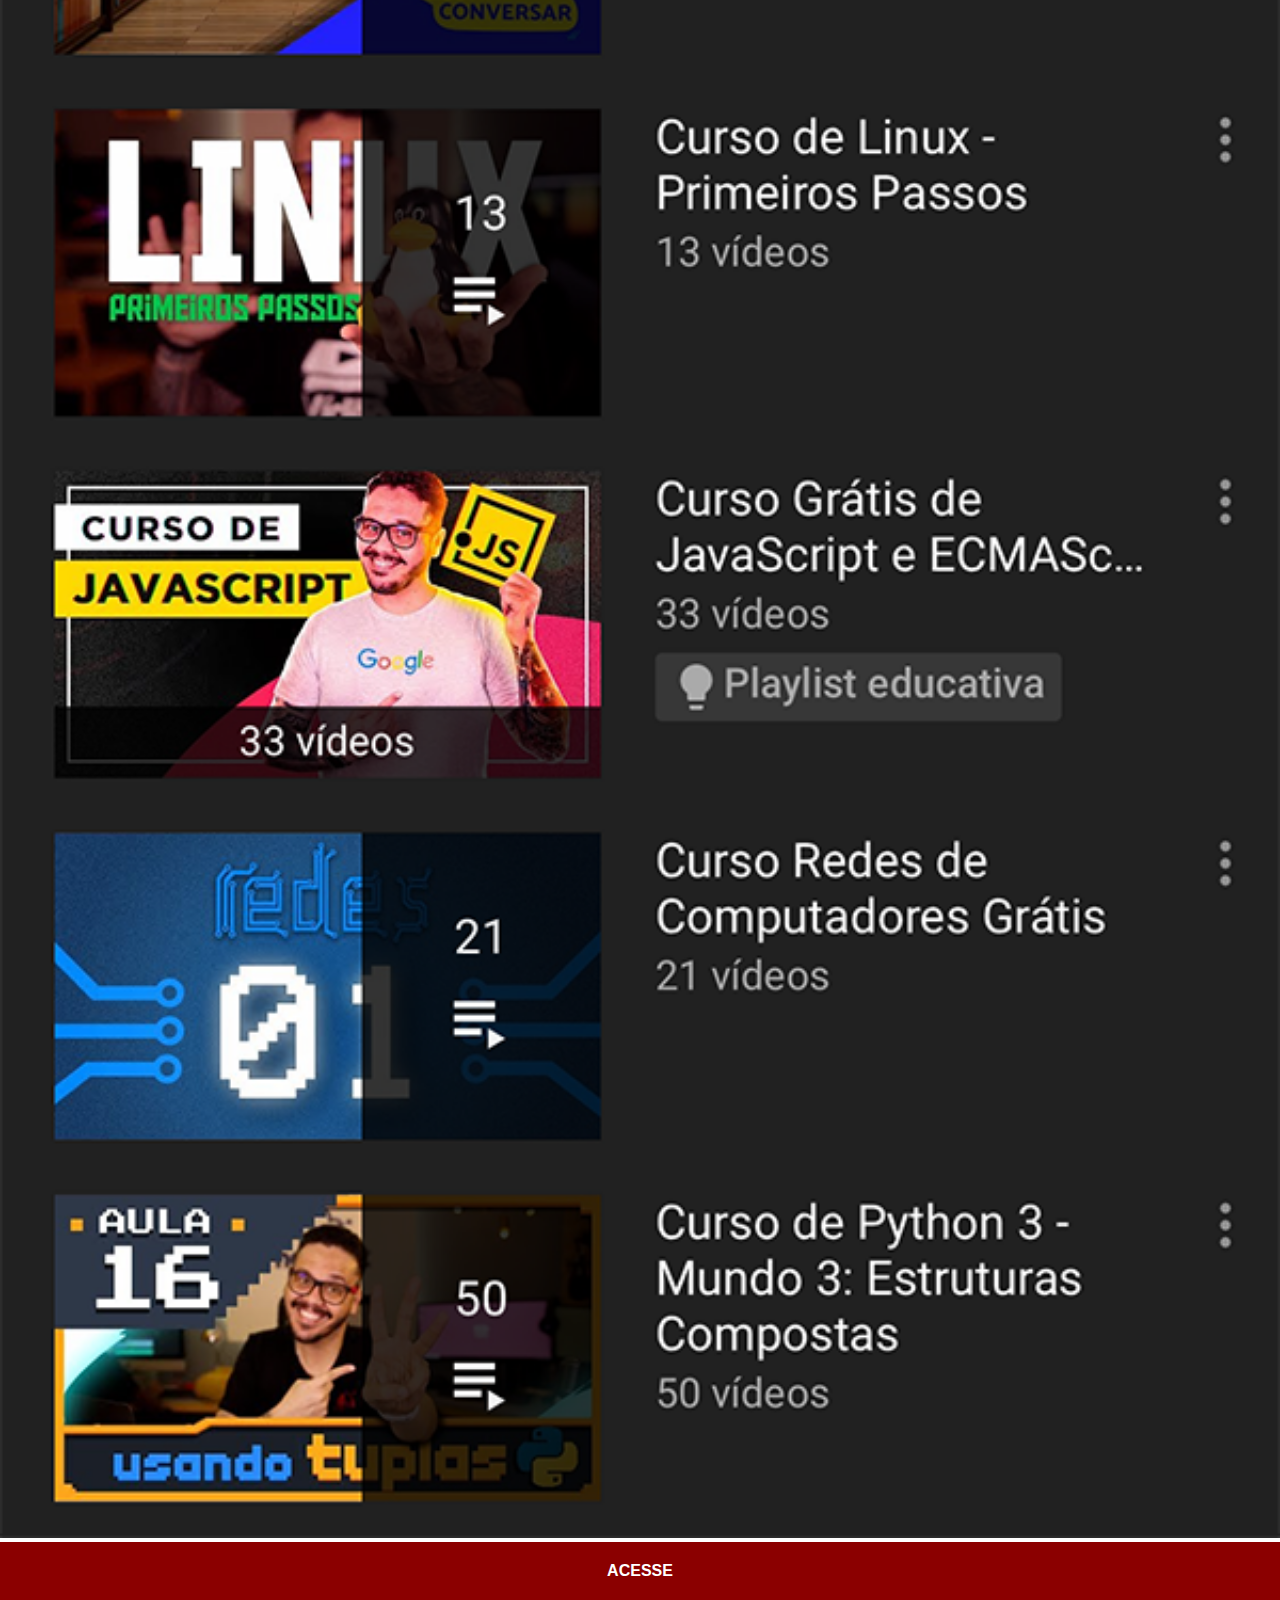
<file: youtube.html>
<!DOCTYPE html>
<html lang="pt-br">
<head>
    <meta charset="UTF-8">
    <meta name="viewport" content="width=device-width, initial-scale=1.0">
    <title>YouTube</title>
    <link rel="stylesheet" href="estilos/social.css">
</head>
<body>
    <img src="imagens/tela-youtube.png" alt="YouTube">
    <a href="https://www.youtube.com/c/CursoemV%C3%ADdeo" target="_blank">ACESSE</a>
</body>
</html>
</file>
<file: estilos/style.css>
@charset "UTF-8";

* {
    margin: 0px;
    padding: 0px;
    font-family: Arial, Helvetica, sans-serif;
}

html, body {
    height: 100vh;
    width: 100vw;
    background-color: black;
}

body {
    background: url(../imagens/fundo-madeira.jpg) no-repeat top center;
    background-size: cover;
    background-attachment: fixed;
}

main {
    position: relative;
    height: 100vh;
}

section#telefone {
    position: absolute;
    top: 50%;
    left: 50%;
    transform: translate(-50%, -50%);

    height: 627px;
    width: 311px;
    background: url(../imagens/frame-iphone.png) no-repeat;
}

iframe#tela {
    position: relative;
    top: 80px;
    left: 22px;
    width: 267px;
    height: 471px;
}

section#redes-sociais {
    text-align: right;
}

section#redes-sociais > a > img {
    width: 50px;
    margin: 10px;
    border-radius: 50%;
    box-shadow: 2px 2px 5px rgba(0, 0, 0, 0.4);
    box-sizing: border-box;
    
}

section#redes-sociais > a > img:hover {
    border: 2px solid rgba(255, 255, 255, 0.6);
    transform: translate(-10%, -10%);
    box-shadow: 5px 5px 10px rgba(0, 0, 0, 0.6);
    transition: transform 0.3s, border 0.5s;
}
</file>
<file: estilos/social.css>
@charset "UTF-8";

* {
    margin: 0px;
    padding: 0px;
    font-family: Arial, Helvetica, sans-serif;
}

::-webkit-scrollbar {
    width: 0px;
    height: 0px;
}

img {
    width: 100vw;

}

a {
    display: block;
    background-color: darkred;
    color: white;
    padding: 20px;
    text-align: center;
    font-weight: bolder;
    text-decoration: none;
}

a:hover {
    background-color: red;
}
</file>
